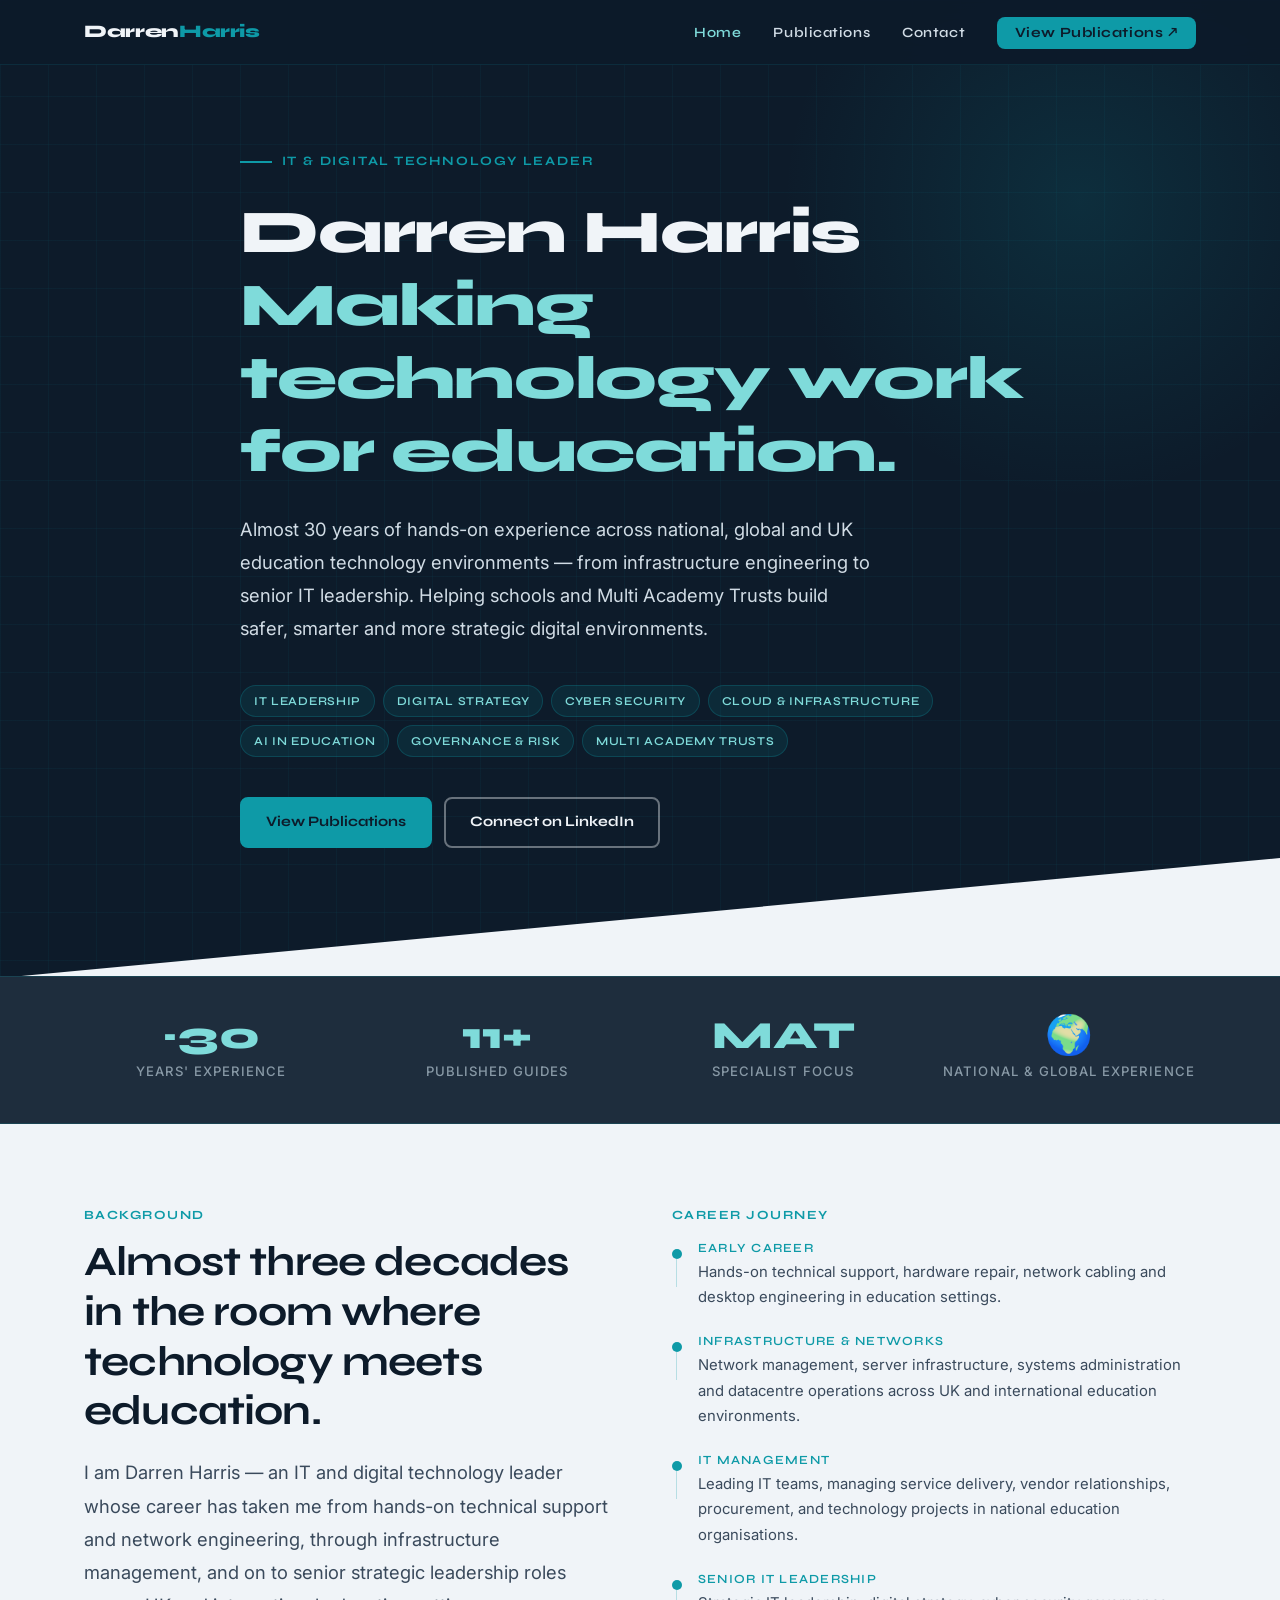
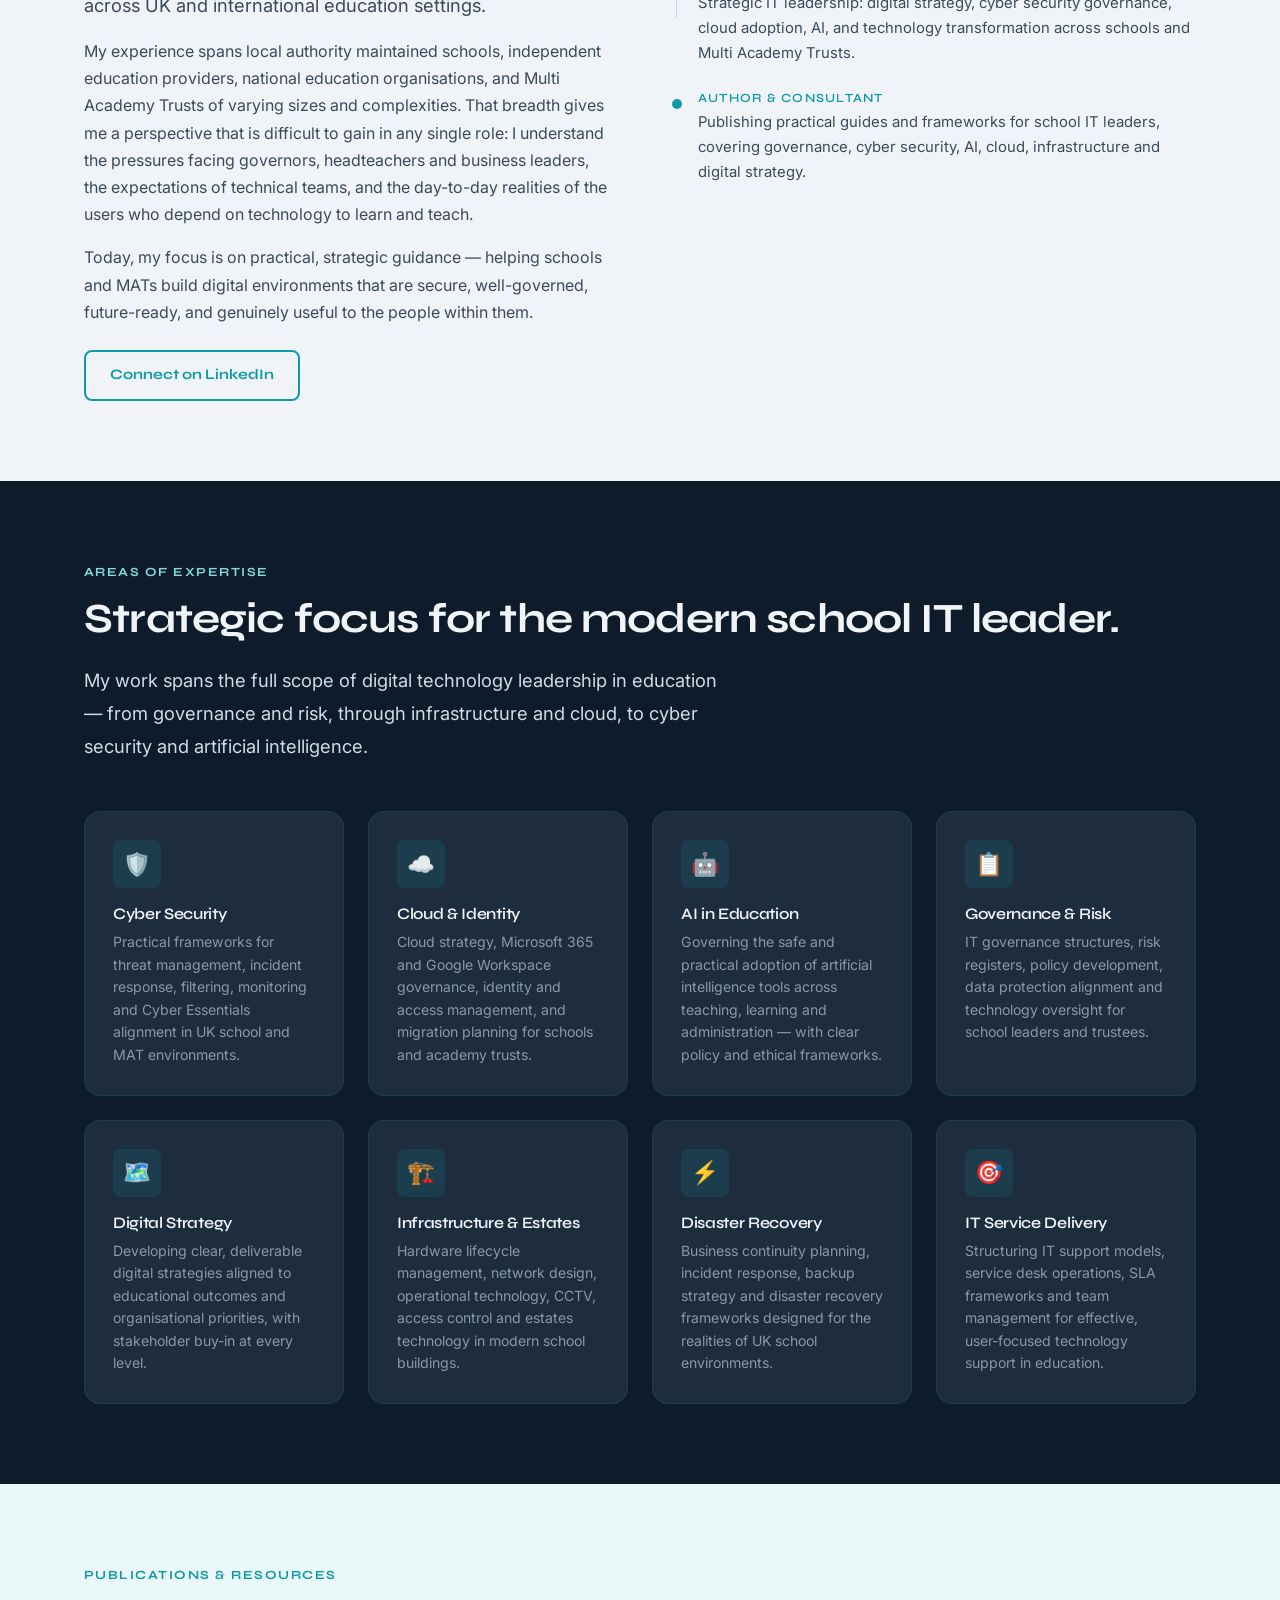
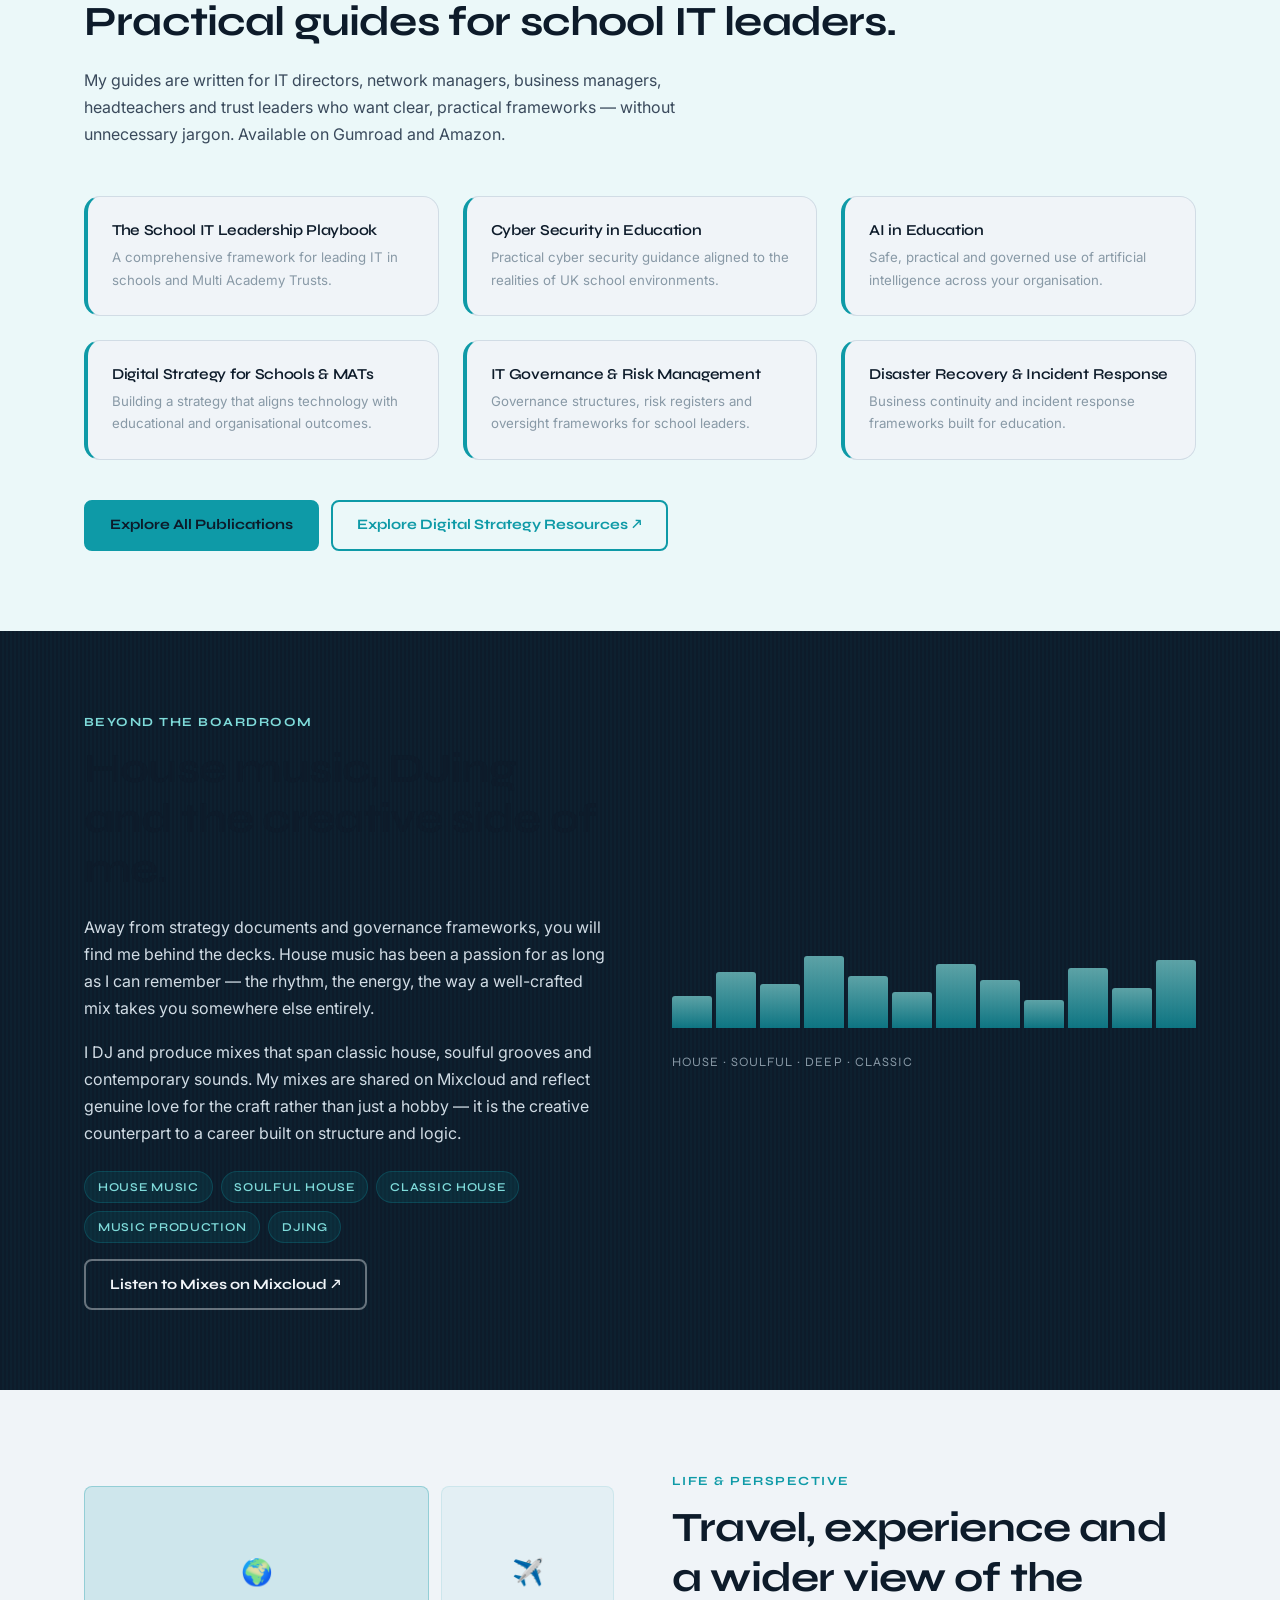
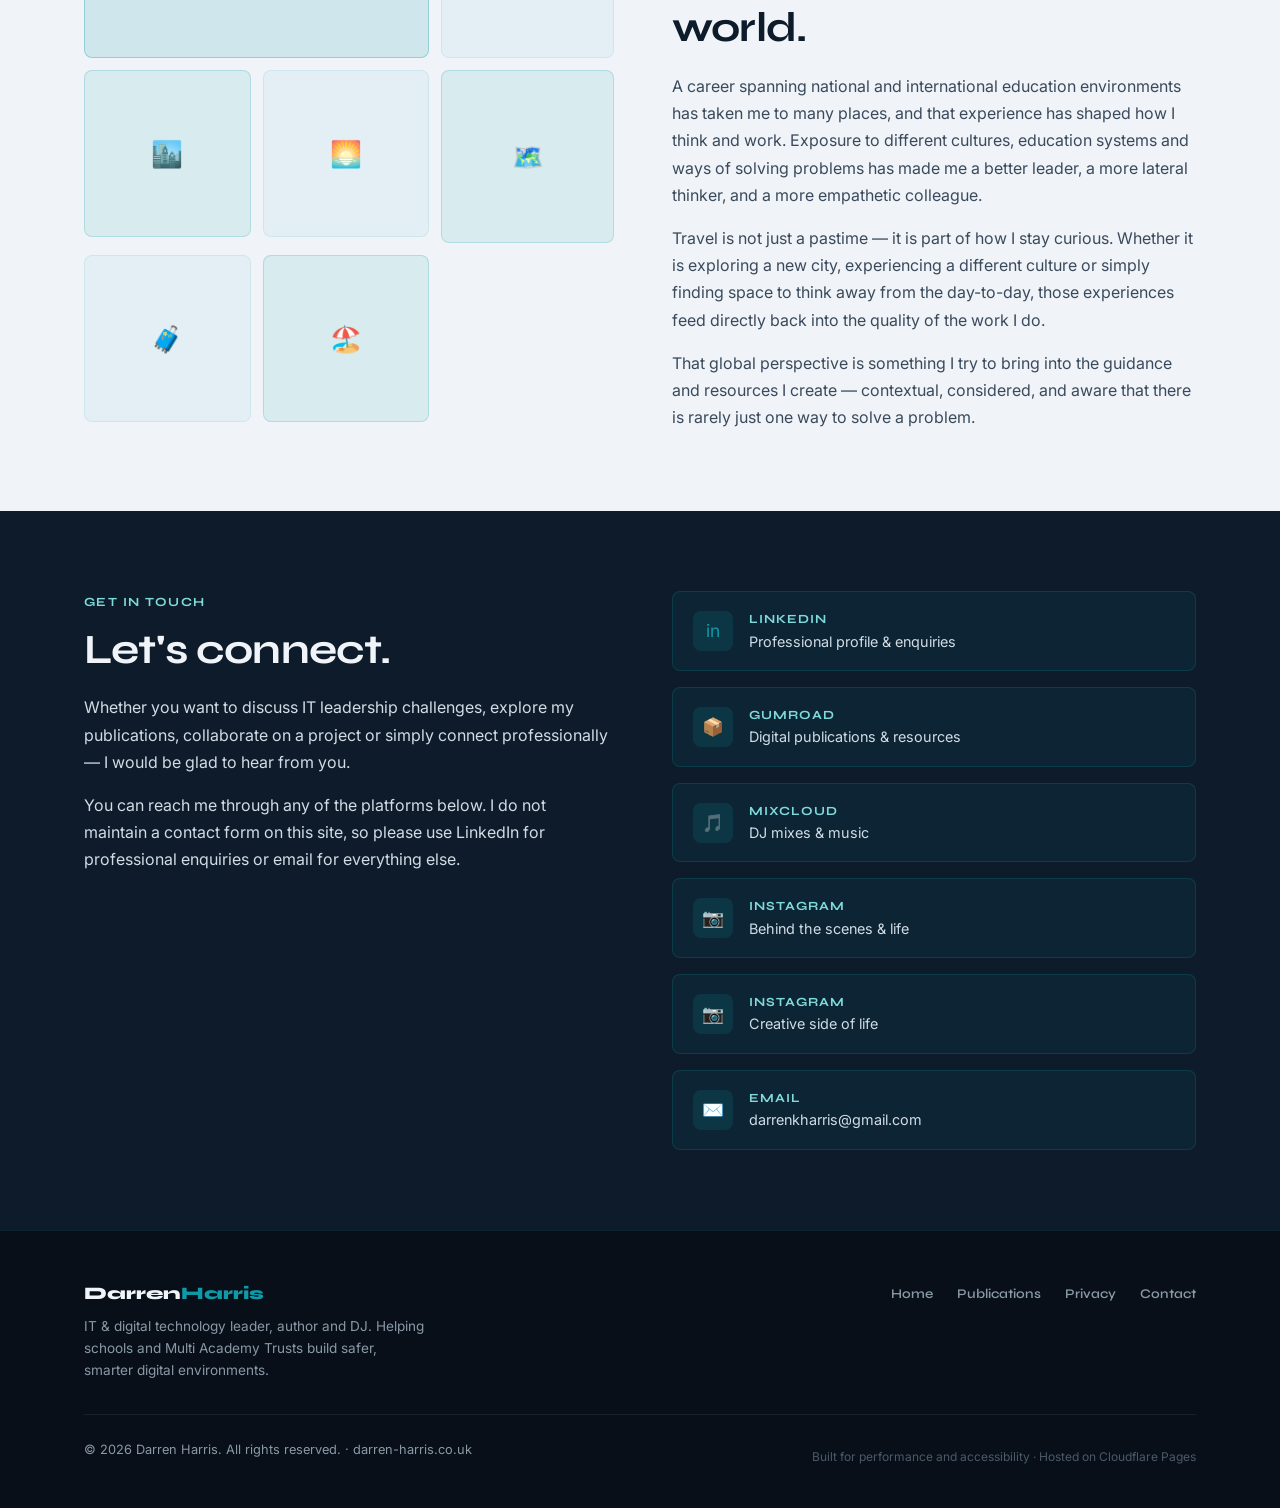
<file: index.html>
<!DOCTYPE html>
<html lang="en-GB">
<head>
  <meta charset="UTF-8">
  <meta name="viewport" content="width=device-width, initial-scale=1.0">

  <!-- ============================================================
       EDIT: Update the title, description and URL below
       ============================================================ -->
  <title>Darren Harris | IT &amp; Digital Technology Leader · Author · DJ</title>
  <meta name="description" content="Darren Harris — experienced IT and digital technology leader with almost 30 years' experience. Helping schools and Multi Academy Trusts build safer, smarter, more strategic digital environments.">
  <link rel="canonical" href="https://darren-harris.co.uk/">

  <!-- Open Graph (for social sharing) — EDIT image URL when you have a photo or banner -->
  <meta property="og:type" content="website">
  <meta property="og:url" content="https://darren-harris.co.uk/">
  <meta property="og:title" content="Darren Harris | IT &amp; Digital Technology Leader">
  <meta property="og:description" content="Over 30 years helping schools and Multi Academy Trusts build safer, smarter digital environments. Author · Consultant · DJ.">
  <meta property="og:image" content="https://darren-harris.co.uk/assets/og-image.png"><!-- EDIT: add your image -->

  <!-- Favicon — EDIT: replace with your own favicon files -->
  <link rel="icon" type="image/svg+xml" href="assets/favicon.svg">
  <link rel="icon" type="image/png" href="assets/favicon.png">

  <link rel="stylesheet" href="css/style.css">

  <!-- Reveal animation styles (simple, no library needed) -->
  <style>
    .reveal {
      opacity: 0;
      transform: translateY(24px);
      transition: opacity 0.55s ease, transform 0.55s ease;
    }
    .reveal.revealed {
      opacity: 1;
      transform: none;
    }
    @media (prefers-reduced-motion: reduce) {
      .reveal { opacity: 1; transform: none; transition: none; }
    }
  </style>
</head>

<body>

  <!-- Skip to content for keyboard/screen reader users -->
  <a class="skip-link" href="#main">Skip to main content</a>

  <!-- ── Navigation ── -->
  <nav class="site-nav" aria-label="Main navigation">
    <div class="container">
      <div class="nav-inner">
        <!-- EDIT: adjust the logo text if preferred -->
        <a href="index.html" class="nav-logo">Darren<span>Harris</span></a>

        <button class="nav-toggle" id="navToggle" aria-controls="navLinks" aria-expanded="false" aria-label="Toggle navigation">
          <span></span><span></span><span></span>
        </button>

        <ul class="nav-links" id="navLinks" role="list">
          <li><a href="index.html">Home</a></li>
          <li><a href="publications.html">Publications</a></li>
          <li><a href="#contact">Contact</a></li>
          <li><a href="https://darrenharris.gumroad.com/" target="_blank" rel="noopener" class="nav-cta">View Publications ↗</a></li>
        </ul>
      </div>
    </div>
  </nav>

  <main id="main">

    <!-- ── Hero ── -->
    <section class="hero" aria-label="Introduction">
      <div class="hero-bg" aria-hidden="true"></div>
      <div class="hero-orb" aria-hidden="true"></div>
      <div class="container">
        <div class="hero-content">
          <p class="hero-eyebrow" aria-hidden="true">IT &amp; Digital Technology Leader</p>
          <h1 class="hero-title">
            Darren Harris<br>
            <em>Making technology work for education.</em>
          </h1>
          <p class="hero-subtitle">
            Almost 30 years of hands-on experience across national, global and UK education technology environments — from infrastructure engineering to senior IT leadership. Helping schools and Multi Academy Trusts build safer, smarter and more strategic digital environments.
          </p>
          <div class="hero-tags" aria-label="Areas of expertise">
            <span class="tag">IT Leadership</span>
            <span class="tag">Digital Strategy</span>
            <span class="tag">Cyber Security</span>
            <span class="tag">Cloud &amp; Infrastructure</span>
            <span class="tag">AI in Education</span>
            <span class="tag">Governance &amp; Risk</span>
            <span class="tag">Multi Academy Trusts</span>
          </div>
          <div class="btn-group">
            <a href="publications.html" class="btn btn-primary">View Publications</a>
            <!-- EDIT: update to your LinkedIn profile URL -->
            <a href="https://www.linkedin.com/in/darrenkharris" target="_blank" rel="noopener" class="btn btn-outline">Connect on LinkedIn</a>
          </div>
        </div>
      </div>
    </section>

    <!-- ── Stats Bar ── -->
    <section class="stats-bar" aria-label="Career highlights">
      <div class="container">
        <div class="stats-grid">
          <div class="stat-item">
            <span class="stat-number">~30</span>
            <span class="stat-label">Years' Experience</span>
          </div>
          <div class="stat-item">
            <!-- EDIT: update this number as publications grow -->
            <span class="stat-number">11+</span>
            <span class="stat-label">Published Guides</span>
          </div>
          <div class="stat-item">
            <span class="stat-number">MAT</span>
            <span class="stat-label">Specialist Focus</span>
          </div>
          <div class="stat-item">
            <span class="stat-number">🌍</span>
            <span class="stat-label">National &amp; Global Experience</span>
          </div>
        </div>
      </div>
    </section>

    <!-- ── About / Career ── -->
    <section class="section" id="about" aria-labelledby="about-heading">
      <div class="container">
        <div class="about-grid">

          <div class="reveal">
            <span class="section-label">Background</span>
            <h2 class="section-title" id="about-heading">Almost three decades in the room where technology meets education.</h2>
            <p class="lead">
              I am Darren Harris — an IT and digital technology leader whose career has taken me from hands-on technical support and network engineering, through infrastructure management, and on to senior strategic leadership roles across UK and international education settings.
            </p>
            <p>
              My experience spans local authority maintained schools, independent education providers, national education organisations, and Multi Academy Trusts of varying sizes and complexities. That breadth gives me a perspective that is difficult to gain in any single role: I understand the pressures facing governors, headteachers and business leaders, the expectations of technical teams, and the day-to-day realities of the users who depend on technology to learn and teach.
            </p>
            <p>
              Today, my focus is on practical, strategic guidance — helping schools and MATs build digital environments that are secure, well-governed, future-ready, and genuinely useful to the people within them.
            </p>
            <div class="btn-group" style="margin-top:1.5rem;">
              <!-- EDIT: link to your LinkedIn -->
              <a href="https://www.linkedin.com/in/darrenkharris" target="_blank" rel="noopener" class="btn btn-outline-teal">Connect on LinkedIn</a>
            </div>
          </div>

          <div class="reveal">
            <span class="section-label">Career Journey</span>
            <div class="career-timeline">
              <div class="timeline-item">
                <div class="timeline-dot"></div>
                <div class="timeline-content">
                  <h4>Early Career</h4>
                  <p>Hands-on technical support, hardware repair, network cabling and desktop engineering in education settings.</p>
                </div>
              </div>
              <div class="timeline-item">
                <div class="timeline-dot"></div>
                <div class="timeline-content">
                  <h4>Infrastructure &amp; Networks</h4>
                  <p>Network management, server infrastructure, systems administration and datacentre operations across UK and international education environments.</p>
                </div>
              </div>
              <div class="timeline-item">
                <div class="timeline-dot"></div>
                <div class="timeline-content">
                  <h4>IT Management</h4>
                  <p>Leading IT teams, managing service delivery, vendor relationships, procurement, and technology projects in national education organisations.</p>
                </div>
              </div>
              <div class="timeline-item">
                <div class="timeline-dot"></div>
                <div class="timeline-content">
                  <h4>Senior IT Leadership</h4>
                  <p>Strategic IT leadership: digital strategy, cyber security governance, cloud adoption, AI, and technology transformation across schools and Multi Academy Trusts.</p>
                </div>
              </div>
              <div class="timeline-item">
                <div class="timeline-dot"></div>
                <div class="timeline-content">
                  <h4>Author &amp; Consultant</h4>
                  <p>Publishing practical guides and frameworks for school IT leaders, covering governance, cyber security, AI, cloud, infrastructure and digital strategy.</p>
                </div>
              </div>
            </div>
          </div>

        </div>
      </div>
    </section>

    <!-- ── Expertise ── -->
    <section class="section section--dark" id="expertise" aria-labelledby="expertise-heading">
      <div class="container">
        <span class="section-label section-label--light reveal">Areas of Expertise</span>
        <h2 class="section-title reveal" id="expertise-heading">Strategic focus for the modern school IT leader.</h2>
        <p class="section-intro lead reveal" style="color:var(--grey-light);">
          My work spans the full scope of digital technology leadership in education — from governance and risk, through infrastructure and cloud, to cyber security and artificial intelligence.
        </p>

        <div class="expertise-grid">

          <div class="expertise-card reveal">
            <div class="expertise-icon" aria-hidden="true">🛡️</div>
            <h3>Cyber Security</h3>
            <p>Practical frameworks for threat management, incident response, filtering, monitoring and Cyber Essentials alignment in UK school and MAT environments.</p>
          </div>

          <div class="expertise-card reveal">
            <div class="expertise-icon" aria-hidden="true">☁️</div>
            <h3>Cloud &amp; Identity</h3>
            <p>Cloud strategy, Microsoft 365 and Google Workspace governance, identity and access management, and migration planning for schools and academy trusts.</p>
          </div>

          <div class="expertise-card reveal">
            <div class="expertise-icon" aria-hidden="true">🤖</div>
            <h3>AI in Education</h3>
            <p>Governing the safe and practical adoption of artificial intelligence tools across teaching, learning and administration — with clear policy and ethical frameworks.</p>
          </div>

          <div class="expertise-card reveal">
            <div class="expertise-icon" aria-hidden="true">📋</div>
            <h3>Governance &amp; Risk</h3>
            <p>IT governance structures, risk registers, policy development, data protection alignment and technology oversight for school leaders and trustees.</p>
          </div>

          <div class="expertise-card reveal">
            <div class="expertise-icon" aria-hidden="true">🗺️</div>
            <h3>Digital Strategy</h3>
            <p>Developing clear, deliverable digital strategies aligned to educational outcomes and organisational priorities, with stakeholder buy-in at every level.</p>
          </div>

          <div class="expertise-card reveal">
            <div class="expertise-icon" aria-hidden="true">🏗️</div>
            <h3>Infrastructure &amp; Estates</h3>
            <p>Hardware lifecycle management, network design, operational technology, CCTV, access control and estates technology in modern school buildings.</p>
          </div>

          <div class="expertise-card reveal">
            <div class="expertise-icon" aria-hidden="true">⚡</div>
            <h3>Disaster Recovery</h3>
            <p>Business continuity planning, incident response, backup strategy and disaster recovery frameworks designed for the realities of UK school environments.</p>
          </div>

          <div class="expertise-card reveal">
            <div class="expertise-icon" aria-hidden="true">🎯</div>
            <h3>IT Service Delivery</h3>
            <p>Structuring IT support models, service desk operations, SLA frameworks and team management for effective, user-focused technology support in education.</p>
          </div>

        </div>
      </div>
    </section>

    <!-- ── Publications Preview ── -->
    <section class="section section--teal-tint" id="publications-preview" aria-labelledby="pubs-heading">
      <div class="container">
        <span class="section-label reveal">Publications &amp; Resources</span>
        <h2 class="section-title reveal" id="pubs-heading">Practical guides for school IT leaders.</h2>
        <p class="section-intro reveal">
          My guides are written for IT directors, network managers, business managers, headteachers and trust leaders who want clear, practical frameworks — without unnecessary jargon. Available on Gumroad and Amazon.
        </p>

        <div class="pubs-preview-grid">
          <div class="pub-card-mini reveal">
            <h3>The School IT Leadership Playbook</h3>
            <p>A comprehensive framework for leading IT in schools and Multi Academy Trusts.</p>
          </div>
          <div class="pub-card-mini reveal">
            <h3>Cyber Security in Education</h3>
            <p>Practical cyber security guidance aligned to the realities of UK school environments.</p>
          </div>
          <div class="pub-card-mini reveal">
            <h3>AI in Education</h3>
            <p>Safe, practical and governed use of artificial intelligence across your organisation.</p>
          </div>
          <div class="pub-card-mini reveal">
            <h3>Digital Strategy for Schools &amp; MATs</h3>
            <p>Building a strategy that aligns technology with educational and organisational outcomes.</p>
          </div>
          <div class="pub-card-mini reveal">
            <h3>IT Governance &amp; Risk Management</h3>
            <p>Governance structures, risk registers and oversight frameworks for school leaders.</p>
          </div>
          <div class="pub-card-mini reveal">
            <h3>Disaster Recovery &amp; Incident Response</h3>
            <p>Business continuity and incident response frameworks built for education.</p>
          </div>
        </div>

        <div class="btn-group reveal">
          <a href="publications.html" class="btn btn-primary">Explore All Publications</a>
          <!-- EDIT: update to your Gumroad store URL -->
          <a href="https://darrenharris.gumroad.com/" target="_blank" rel="noopener" class="btn btn-outline-teal">Explore Digital Strategy Resources ↗</a>
        </div>
      </div>
    </section>

    <!-- ── Music / DJing ── -->
    <section class="section music-section" id="music" aria-labelledby="music-heading">
      <div class="music-bg" aria-hidden="true"></div>
      <div class="container">
        <div class="music-content">

          <div class="reveal">
            <span class="section-label section-label--light">Beyond the Boardroom</span>
            <h2 class="section-title" id="music-heading">House music, DJing and the creative side of me.</h2>
            <p style="color:var(--grey-light); margin-bottom:1rem;">
              Away from strategy documents and governance frameworks, you will find me behind the decks. House music has been a passion for as long as I can remember — the rhythm, the energy, the way a well-crafted mix takes you somewhere else entirely.
            </p>
            <p style="color:var(--grey-light); margin-bottom:1.5rem;">
              I DJ and produce mixes that span classic house, soulful grooves and contemporary sounds. My mixes are shared on Mixcloud and reflect genuine love for the craft rather than just a hobby — it is the creative counterpart to a career built on structure and logic.
            </p>
            <div class="music-genre-tags">
              <span class="tag">House Music</span>
              <span class="tag">Soulful House</span>
              <span class="tag">Classic House</span>
              <span class="tag">Music Production</span>
              <span class="tag">DJing</span>
            </div>
            <!-- EDIT: update to your Mixcloud profile URL -->
            <a href="https://www.mixcloud.com/xander75_dj" target="_blank" rel="noopener" class="btn btn-outline">Listen to Mixes on Mixcloud ↗</a>
          </div>

          <div class="music-visual reveal" aria-hidden="true">
            <div class="eq-bars">
              <div class="eq-bar"></div><div class="eq-bar"></div>
              <div class="eq-bar"></div><div class="eq-bar"></div>
              <div class="eq-bar"></div><div class="eq-bar"></div>
              <div class="eq-bar"></div><div class="eq-bar"></div>
              <div class="eq-bar"></div><div class="eq-bar"></div>
              <div class="eq-bar"></div><div class="eq-bar"></div>
            </div>
            <p style="color:var(--grey); font-size:0.8rem; margin-top:0.75rem; font-family:var(--font-display); letter-spacing:0.08em; text-transform:uppercase;">
              House · Soulful · Deep · Classic
            </p>
          </div>

        </div>
      </div>
    </section>

    <!-- ── Travel ── -->
    <section class="section" id="travel" aria-labelledby="travel-heading">
      <div class="container">
        <div class="travel-content">

          <div class="travel-abstract reveal" aria-hidden="true">
            <div class="travel-block featured">🌍</div>
            <div class="travel-block">✈️</div>
            <div class="travel-block">🏙️</div>
            <div class="travel-block">🌅</div>
            <div class="travel-block">🗺️</div>
            <div class="travel-block">🧳</div>
            <div class="travel-block">🏖️</div>
          </div>

          <div class="reveal">
            <span class="section-label">Life &amp; Perspective</span>
            <h2 class="section-title" id="travel-heading">Travel, experience and a wider view of the world.</h2>
            <p>
              A career spanning national and international education environments has taken me to many places, and that experience has shaped how I think and work. Exposure to different cultures, education systems and ways of solving problems has made me a better leader, a more lateral thinker, and a more empathetic colleague.
            </p>
            <p>
              Travel is not just a pastime — it is part of how I stay curious. Whether it is exploring a new city, experiencing a different culture or simply finding space to think away from the day-to-day, those experiences feed directly back into the quality of the work I do.
            </p>
            <p>
              That global perspective is something I try to bring into the guidance and resources I create — contextual, considered, and aware that there is rarely just one way to solve a problem.
            </p>
          </div>

        </div>
      </div>
    </section>

    <!-- ── Contact ── -->
    <section class="section section--dark" id="contact" aria-labelledby="contact-heading">
      <div class="container">
        <div class="contact-grid">

          <div class="reveal">
            <span class="section-label section-label--light">Get in Touch</span>
            <h2 class="section-title" id="contact-heading">Let's connect.</h2>
            <p style="color:var(--grey-light);">
              Whether you want to discuss IT leadership challenges, explore my publications, collaborate on a project or simply connect professionally — I would be glad to hear from you.
            </p>
            <p style="color:var(--grey-light);">
              You can reach me through any of the platforms below. I do not maintain a contact form on this site, so please use LinkedIn for professional enquiries or email for everything else.
            </p>
          </div>

          <div class="reveal">
            <div class="contact-links">

              <!-- EDIT: replace YOURUSERNAME / your@email.com with real values throughout -->

              <a href="https://www.linkedin.com/in/darrenkharris" target="_blank" rel="noopener" class="contact-link-item">
                <div class="contact-link-icon" aria-hidden="true">in</div>
                <div class="contact-link-text">
                  <span class="contact-link-label">LinkedIn</span>
                  <span class="contact-link-value">Professional profile &amp; enquiries</span>
                </div>
              </a>

              <a href="https://darrenharris.gumroad.com/" target="_blank" rel="noopener" class="contact-link-item">
                <div class="contact-link-icon" aria-hidden="true">📦</div>
                <div class="contact-link-text">
                  <span class="contact-link-label">Gumroad</span>
                  <span class="contact-link-value">Digital publications &amp; resources</span>
                </div>
              </a>

              <a href="https://www.mixcloud.com/xander75_dj" target="_blank" rel="noopener" class="contact-link-item">
                <div class="contact-link-icon" aria-hidden="true">🎵</div>
                <div class="contact-link-text">
                  <span class="contact-link-label">Mixcloud</span>
                  <span class="contact-link-value">DJ mixes &amp; music</span>
                </div>
              </a>

              <a href="https://www.instagram.com/darrenkharris" target="_blank" rel="noopener" class="contact-link-item">
                <div class="contact-link-icon" aria-hidden="true">📷</div>
                <div class="contact-link-text">
                  <span class="contact-link-label">Instagram</span>
                  <span class="contact-link-value">Behind the scenes &amp; life</span>
                </div>
              </a>

	<a href="https://www.instagram.com/xander75_dj" target="_blank" rel="noopener" class="contact-link-item">
                <div class="contact-link-icon" aria-hidden="true">📷</div>
                <div class="contact-link-text">
                  <span class="contact-link-label">Instagram</span>
                  <span class="contact-link-value">Creative side of life</span>
                </div>
              </a>

              <a href="mailto:darrenkharris@gmail.com" class="contact-link-item">
                <div class="contact-link-icon" aria-hidden="true">✉️</div>
                <div class="contact-link-text">
                  <span class="contact-link-label">Email</span>
                  <!-- EDIT: replace with your real email address -->
                  <span class="contact-link-value">darrenkharris@gmail.com</span>
                </div>
              </a>

            </div>
          </div>

        </div>
      </div>
    </section>

  </main>

  <!-- ── Footer ── -->
  <footer class="site-footer" aria-label="Site footer">
    <div class="container">
      <div class="footer-inner">
        <div>
          <div class="footer-brand">Darren<span>Harris</span></div>
          <p class="footer-desc">IT &amp; digital technology leader, author and DJ. Helping schools and Multi Academy Trusts build safer, smarter digital environments.</p>
        </div>
        <ul class="footer-links" role="list">
          <li><a href="index.html">Home</a></li>
          <li><a href="publications.html">Publications</a></li>
          <li><a href="privacy.html">Privacy</a></li>
          <li><a href="#contact">Contact</a></li>
        </ul>
      </div>
      <div class="footer-bottom">
        <p class="footer-copy">&copy; <span id="year"></span> Darren Harris. All rights reserved. · <a href="https://darren-harris.co.uk/" style="color:var(--grey);">darren-harris.co.uk</a></p>
        <p class="footer-copy" style="color:#4a5a6a; font-size:0.75rem;">Built for performance and accessibility · Hosted on Cloudflare Pages</p>
      </div>
    </div>
  </footer>

  <script src="js/main.js"></script>
</body>
</html>
</file>
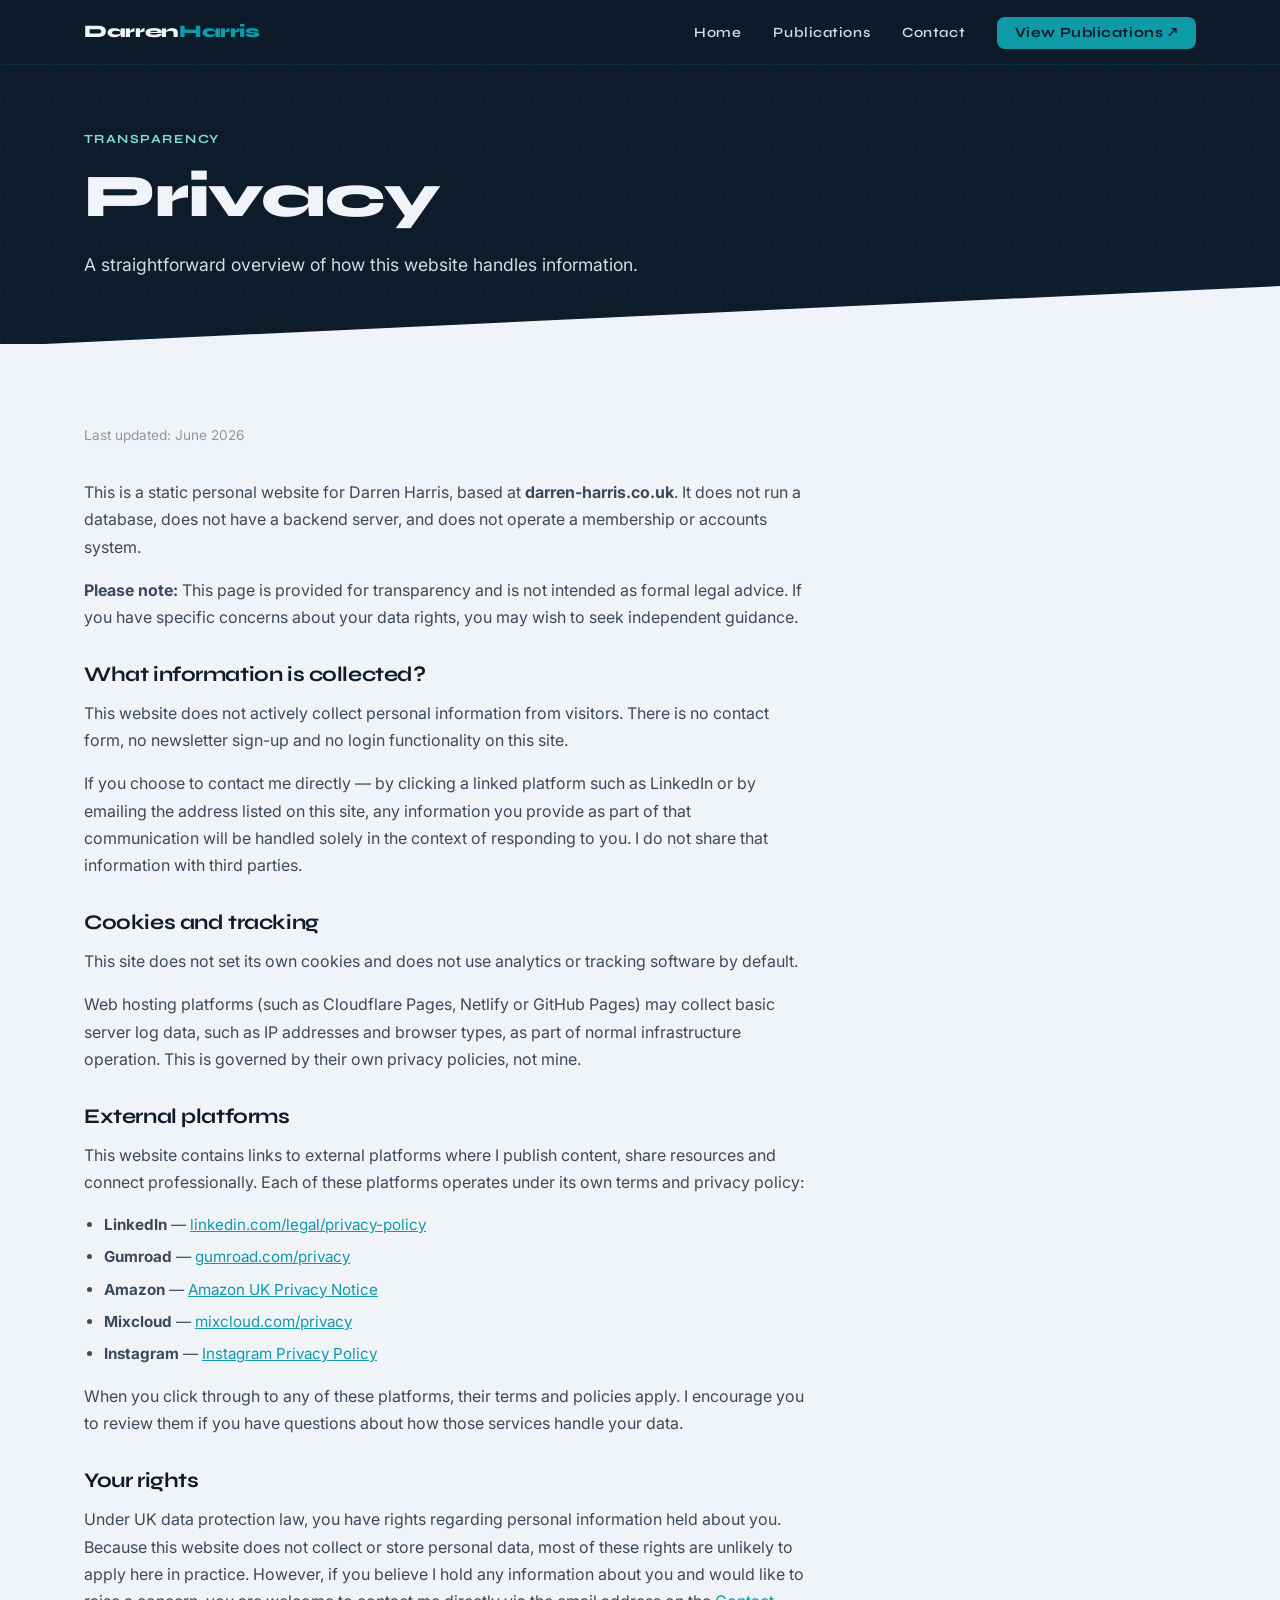
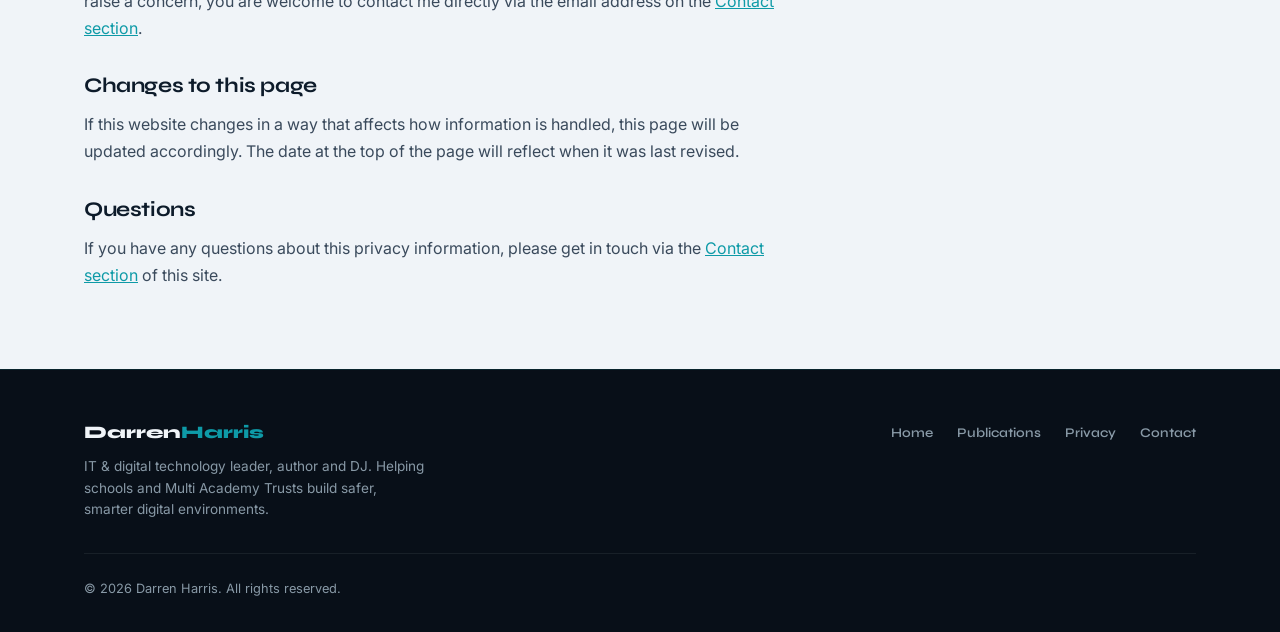
<file: privacy.html>
<!DOCTYPE html>
<html lang="en-GB">
<head>
  <meta charset="UTF-8">
  <meta name="viewport" content="width=device-width, initial-scale=1.0">

  <title>Privacy | Darren Harris</title>
  <meta name="description" content="Privacy information for darren-harris.co.uk — a static personal website.">
  <link rel="canonical" href="https://darren-harris.co.uk/privacy.html">

  <!-- Prevent indexing of privacy page in search engines (optional — remove if preferred) -->
  <meta name="robots" content="noindex">

  <link rel="icon" type="image/svg+xml" href="assets/favicon.svg">
  <link rel="icon" type="image/png" href="assets/favicon.png">
  <link rel="stylesheet" href="css/style.css">
</head>

<body>

  <a class="skip-link" href="#main">Skip to main content</a>

  <!-- ── Navigation ── -->
  <nav class="site-nav" aria-label="Main navigation">
    <div class="container">
      <div class="nav-inner">
        <a href="index.html" class="nav-logo">Darren<span>Harris</span></a>

        <button class="nav-toggle" id="navToggle" aria-controls="navLinks" aria-expanded="false" aria-label="Toggle navigation">
          <span></span><span></span><span></span>
        </button>

        <ul class="nav-links" id="navLinks" role="list">
          <li><a href="index.html">Home</a></li>
          <li><a href="publications.html">Publications</a></li>
          <li><a href="index.html#contact">Contact</a></li>
          <li><a href="https://darrenharris.gumroad.com/" target="_blank" rel="noopener" class="nav-cta">View Publications ↗</a></li>
        </ul>
      </div>
    </div>
  </nav>

  <main id="main">

    <!-- ── Page Hero ── -->
    <header class="page-hero" aria-labelledby="page-title">
      <div class="page-hero-bg" aria-hidden="true"></div>
      <div class="container">
        <div class="page-hero-content">
          <span class="section-label section-label--light">Transparency</span>
          <h1 id="page-title">Privacy</h1>
          <p>A straightforward overview of how this website handles information.</p>
        </div>
      </div>
    </header>

    <!-- ── Privacy Content ── -->
    <section class="section" aria-labelledby="privacy-heading">
      <div class="container">
        <div class="prose">

          <p style="color:var(--grey); font-size:0.85rem; margin-bottom:2rem;">
            <!-- EDIT: update this date when you publish or revise the page -->
            Last updated: June 2026
          </p>

          <p>
            This is a static personal website for Darren Harris, based at <strong>darren-harris.co.uk</strong>. It does not run a database, does not have a backend server, and does not operate a membership or accounts system.
          </p>

          <p>
            <strong>Please note:</strong> This page is provided for transparency and is not intended as formal legal advice. If you have specific concerns about your data rights, you may wish to seek independent guidance.
          </p>

          <h2>What information is collected?</h2>
          <p>
            This website does not actively collect personal information from visitors. There is no contact form, no newsletter sign-up and no login functionality on this site.
          </p>
          <p>
            If you choose to contact me directly — by clicking a linked platform such as LinkedIn or by emailing the address listed on this site, any information you provide as part of that communication will be handled solely in the context of responding to you. I do not share that information with third parties.
          </p>

          <h2>Cookies and tracking</h2>
          <p>
            This site does not set its own cookies and does not use analytics or tracking software by default.
          </p>
          <p>
            Web hosting platforms (such as Cloudflare Pages, Netlify or GitHub Pages) may collect basic server log data, such as IP addresses and browser types, as part of normal infrastructure operation. This is governed by their own privacy policies, not mine.
          </p>

          <h2>External platforms</h2>
          <p>
            This website contains links to external platforms where I publish content, share resources and connect professionally. Each of these platforms operates under its own terms and privacy policy:
          </p>
          <ul>
            <li><strong>LinkedIn</strong> — <a href="https://www.linkedin.com/legal/privacy-policy" target="_blank" rel="noopener">linkedin.com/legal/privacy-policy</a></li>
            <li><strong>Gumroad</strong> — <a href="https://gumroad.com/privacy" target="_blank" rel="noopener">gumroad.com/privacy</a></li>
            <li><strong>Amazon</strong> — <a href="https://www.amazon.co.uk/gp/help/customer/display.html?nodeId=201909010" target="_blank" rel="noopener">Amazon UK Privacy Notice</a></li>
            <li><strong>Mixcloud</strong> — <a href="https://www.mixcloud.com/privacy/" target="_blank" rel="noopener">mixcloud.com/privacy</a></li>
            <li><strong>Instagram</strong> — <a href="https://privacycenter.instagram.com/policy" target="_blank" rel="noopener">Instagram Privacy Policy</a></li>
          </ul>
          <p>
            When you click through to any of these platforms, their terms and policies apply. I encourage you to review them if you have questions about how those services handle your data.
          </p>

          <h2>Your rights</h2>
          <p>
            Under UK data protection law, you have rights regarding personal information held about you. Because this website does not collect or store personal data, most of these rights are unlikely to apply here in practice. However, if you believe I hold any information about you and would like to raise a concern, you are welcome to contact me directly via the email address on the <a href="index.html#contact">Contact section</a>.
          </p>

          <h2>Changes to this page</h2>
          <p>
            If this website changes in a way that affects how information is handled, this page will be updated accordingly. The date at the top of the page will reflect when it was last revised.
          </p>

          <h2>Questions</h2>
          <p>
            If you have any questions about this privacy information, please get in touch via the <a href="index.html#contact">Contact section</a> of this site.
          </p>

        </div>
      </div>
    </section>

  </main>

  <!-- ── Footer ── -->
  <footer class="site-footer" aria-label="Site footer">
    <div class="container">
      <div class="footer-inner">
        <div>
          <div class="footer-brand">Darren<span>Harris</span></div>
          <p class="footer-desc">IT &amp; digital technology leader, author and DJ. Helping schools and Multi Academy Trusts build safer, smarter digital environments.</p>
        </div>
        <ul class="footer-links" role="list">
          <li><a href="index.html">Home</a></li>
          <li><a href="publications.html">Publications</a></li>
          <li><a href="privacy.html">Privacy</a></li>
          <li><a href="index.html#contact">Contact</a></li>
        </ul>
      </div>
      <div class="footer-bottom">
        <p class="footer-copy">&copy; <span id="year"></span> Darren Harris. All rights reserved.</p>
      </div>
    </div>
  </footer>

  <script src="js/main.js"></script>
</body>
</html>
</file>
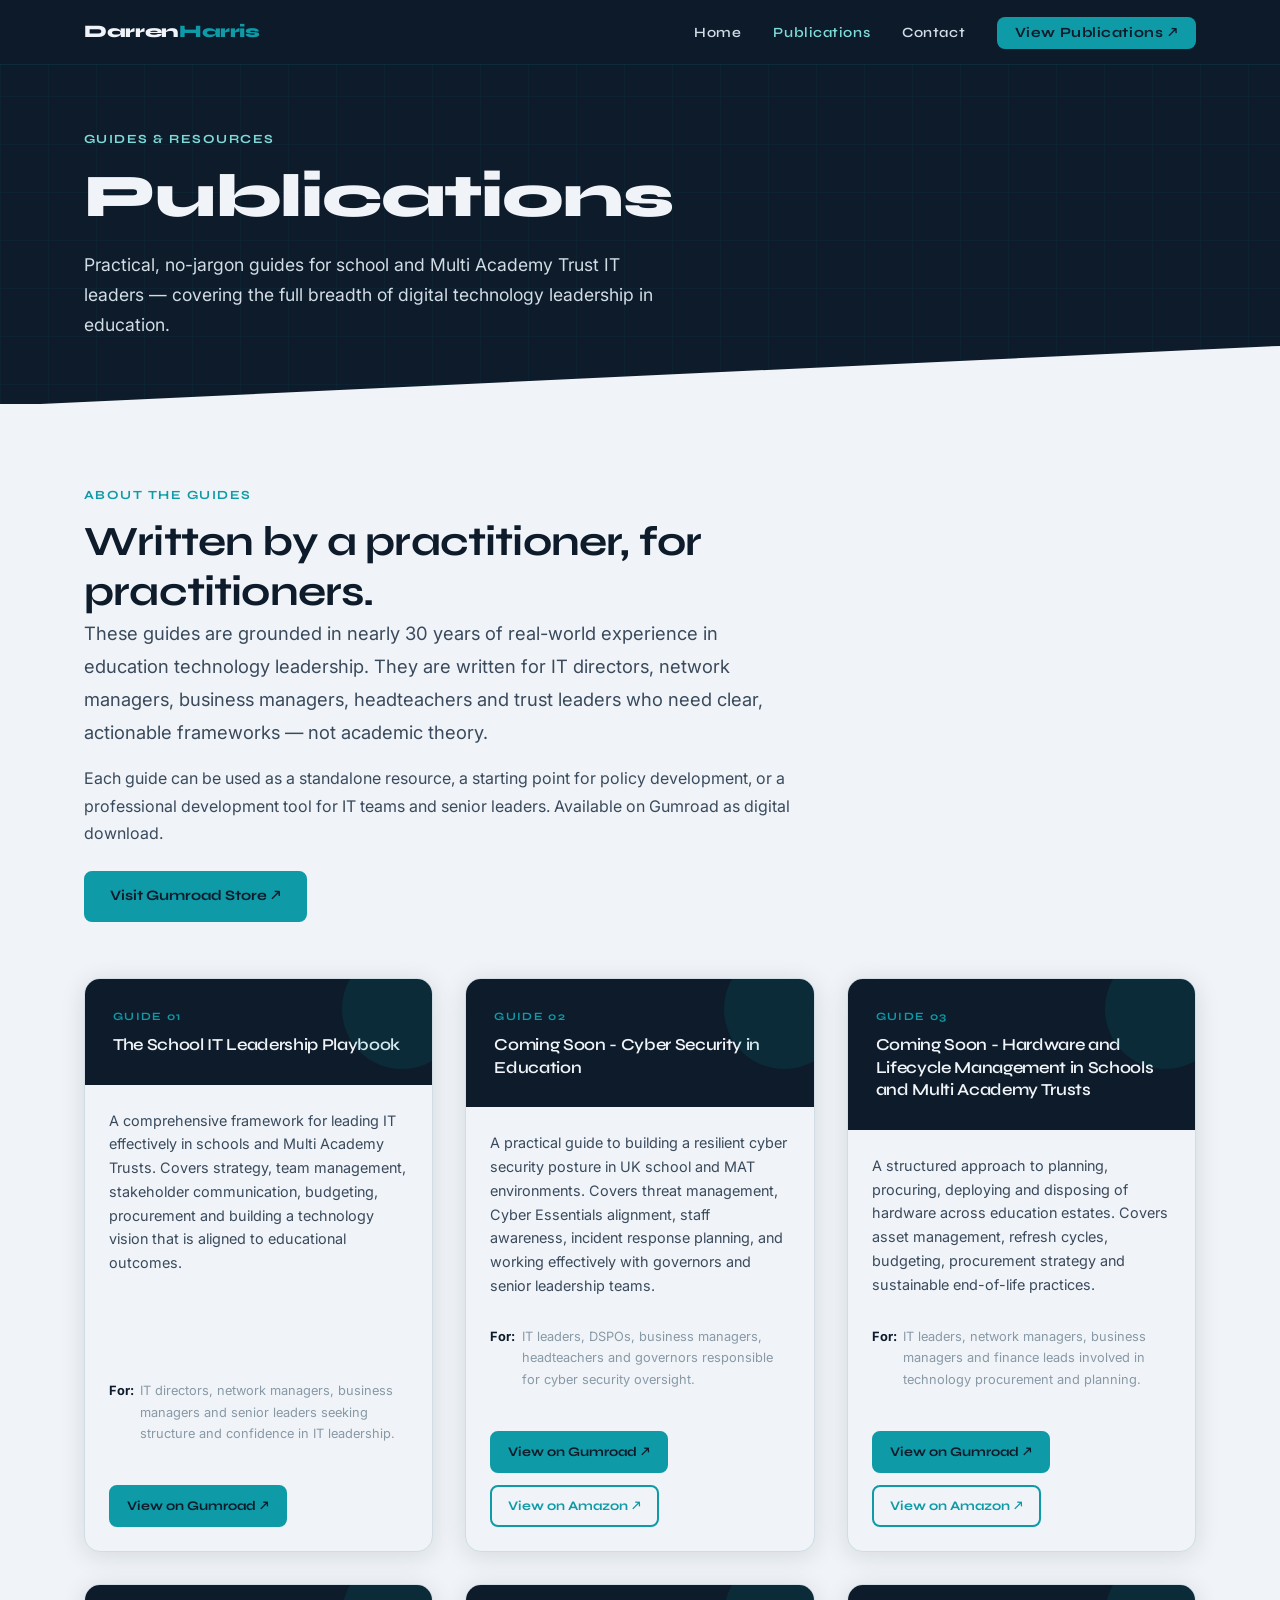
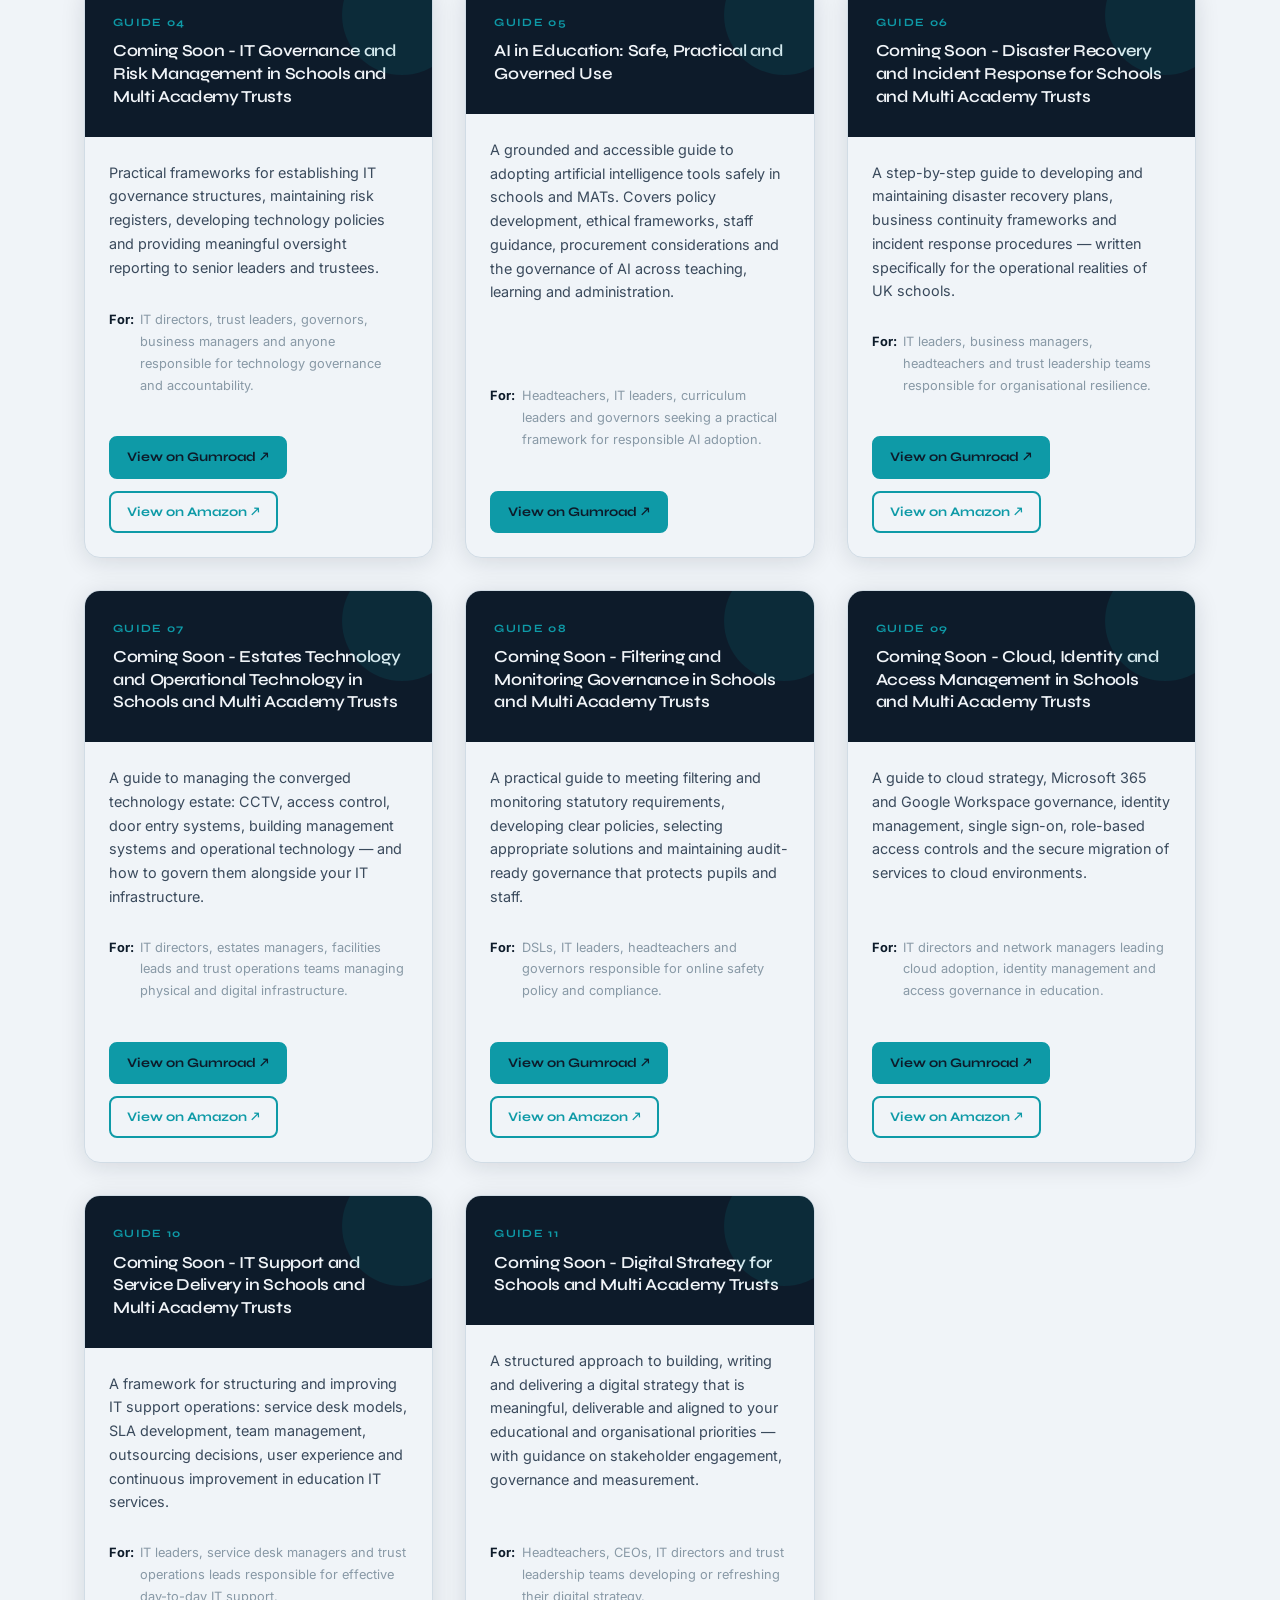
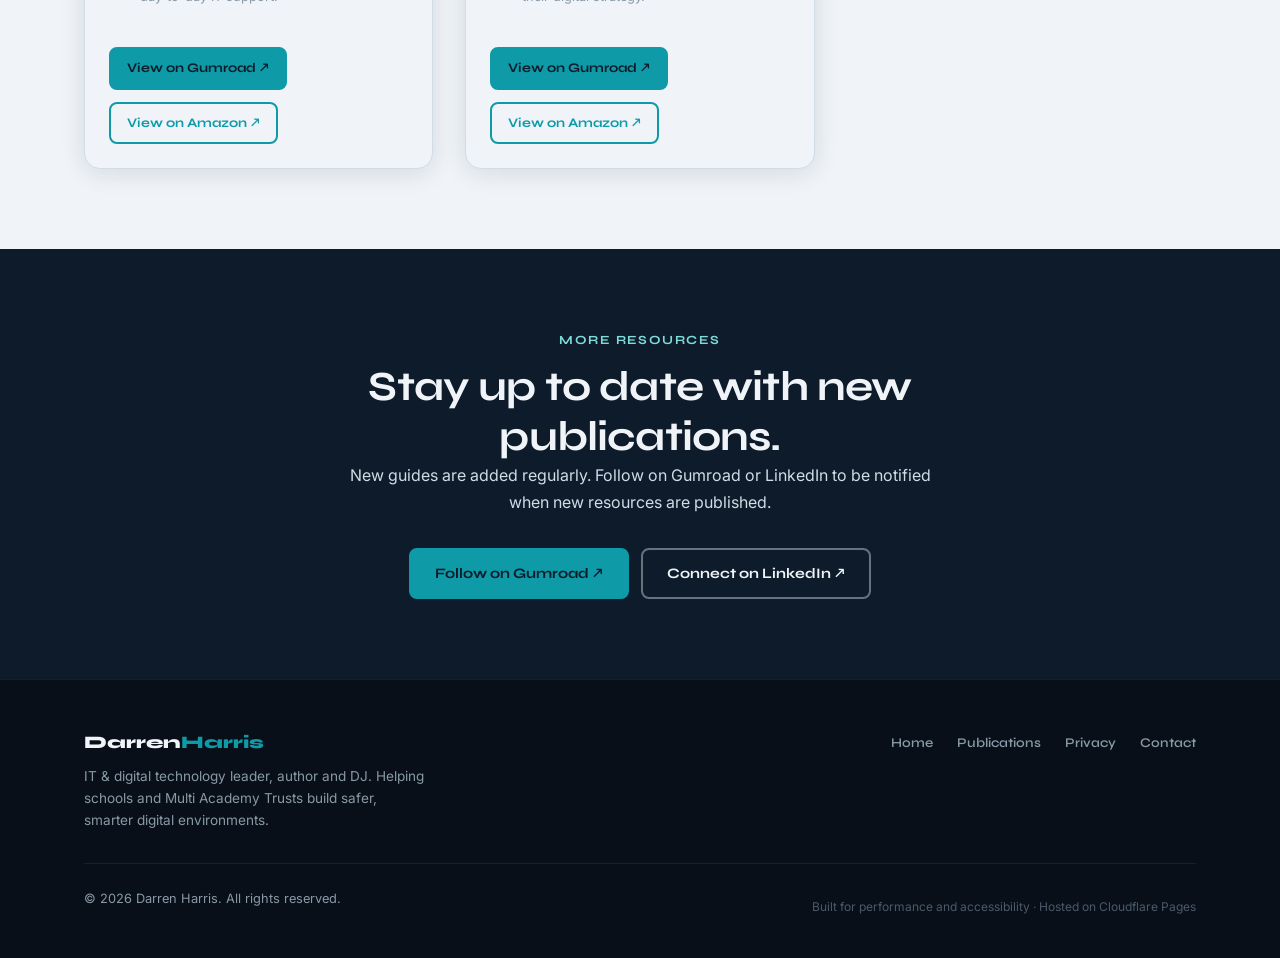
<file: publications.html>
<!DOCTYPE html>
<html lang="en-GB">
<head>
  <meta charset="UTF-8">
  <meta name="viewport" content="width=device-width, initial-scale=1.0">

  <!-- EDIT: update canonical URL if domain changes -->
  <title>Publications | Darren Harris — School IT Leadership Guides</title>
  <meta name="description" content="Practical IT leadership guides for school and Multi Academy Trust leaders. Covering digital strategy, cyber security, AI, governance, cloud, infrastructure, disaster recovery and more.">
  <link rel="canonical" href="https://darren-harris.co.uk/publications.html">

  <meta property="og:type" content="website">
  <meta property="og:url" content="https://darren-harris.co.uk/publications.html">
  <meta property="og:title" content="Publications — Darren Harris">
  <meta property="og:description" content="Practical guides for school and Multi Academy Trust IT leaders. Available on Gumroad and Amazon.">
  <meta property="og:image" content="https://darren-harris.co.uk/assets/og-image.png"><!-- EDIT: add your image -->

  <link rel="icon" type="image/svg+xml" href="assets/favicon.svg">
  <link rel="icon" type="image/png" href="assets/favicon.png">
  <link rel="stylesheet" href="css/style.css">

  <style>
    .reveal {
      opacity: 0;
      transform: translateY(24px);
      transition: opacity 0.55s ease, transform 0.55s ease;
    }
    .reveal.revealed {
      opacity: 1;
      transform: none;
    }
    @media (prefers-reduced-motion: reduce) {
      .reveal { opacity: 1; transform: none; transition: none; }
    }
  </style>
</head>

<body>

  <a class="skip-link" href="#main">Skip to main content</a>

  <!-- ── Navigation ── -->
  <nav class="site-nav" aria-label="Main navigation">
    <div class="container">
      <div class="nav-inner">
        <a href="index.html" class="nav-logo">Darren<span>Harris</span></a>

        <button class="nav-toggle" id="navToggle" aria-controls="navLinks" aria-expanded="false" aria-label="Toggle navigation">
          <span></span><span></span><span></span>
        </button>

        <ul class="nav-links" id="navLinks" role="list">
          <li><a href="index.html">Home</a></li>
          <li><a href="publications.html">Publications</a></li>
          <li><a href="index.html#contact">Contact</a></li>
          <!-- EDIT: update href to your Gumroad store URL -->
          <li><a href="https://darrenharris.gumroad.com/" target="_blank" rel="noopener" class="nav-cta">View Publications ↗</a></li>
        </ul>
      </div>
    </div>
  </nav>

  <main id="main">

    <!-- ── Page Hero ── -->
    <header class="page-hero" aria-labelledby="page-title">
      <div class="page-hero-bg" aria-hidden="true"></div>
      <div class="container">
        <div class="page-hero-content">
          <span class="section-label section-label--light">Guides &amp; Resources</span>
          <h1 id="page-title">Publications</h1>
          <p>Practical, no-jargon guides for school and Multi Academy Trust IT leaders — covering the full breadth of digital technology leadership in education.</p>
        </div>
      </div>
    </header>

    <!-- ── Intro ── -->
    <section class="section" aria-labelledby="pubs-intro-heading">
      <div class="container">
        <div class="pubs-intro reveal">
          <span class="section-label">About the Guides</span>
          <h2 id="pubs-intro-heading">Written by a practitioner, for practitioners.</h2>
          <p class="lead">
            These guides are grounded in nearly 30 years of real-world experience in education technology leadership. They are written for IT directors, network managers, business managers, headteachers and trust leaders who need clear, actionable frameworks — not academic theory.
          </p>
          <p>
            Each guide can be used as a standalone resource, a starting point for policy development, or a professional development tool for IT teams and senior leaders. Available on Gumroad as digital download.
          </p>
          <div class="btn-group" style="margin-top:1.5rem;">
            <!-- EDIT: update these URLs -->
            <a href="https://darrenharris.gumroad.com" target="_blank" rel="noopener" class="btn btn-primary">Visit Gumroad Store ↗</a>
          </div>
        </div>

        <!-- ── Publications Grid ── -->
        <div class="pubs-grid">

          <!-- ── Publication 1 ── -->
          <article class="pub-card reveal" aria-labelledby="pub1-title">
            <div class="pub-card-header">
              <div class="pub-number">Guide 01</div>
              <h3 id="pub1-title">The School IT Leadership Playbook</h3>
            </div>
            <div class="pub-card-body">
              <p class="pub-description">
                A comprehensive framework for leading IT effectively in schools and Multi Academy Trusts. Covers strategy, team management, stakeholder communication, budgeting, procurement and building a technology vision that is aligned to educational outcomes.
              </p>
              <p class="pub-audience">
                <strong>For:</strong> IT directors, network managers, business managers and senior leaders seeking structure and confidence in IT leadership.
              </p>
            </div>
            <div class="pub-card-footer">
              <!-- EDIT: replace # with the actual product URL on Gumroad -->
              <a href="https://darrenharris.gumroad.com/l/pdpile" class="btn btn-primary btn-sm" aria-label="View The School IT Leadership Playbook on Gumroad">View on Gumroad ↗</a>
            </div>
          </article>

          <!-- ── Publication 2 ── -->
          <article class="pub-card reveal" aria-labelledby="pub2-title">
            <div class="pub-card-header">
              <div class="pub-number">Guide 02</div>
              <h3 id="pub2-title">Coming Soon - Cyber Security in Education</h3>
            </div>
            <div class="pub-card-body">
              <p class="pub-description">
                A practical guide to building a resilient cyber security posture in UK school and MAT environments. Covers threat management, Cyber Essentials alignment, staff awareness, incident response planning, and working effectively with governors and senior leadership teams.
              </p>
              <p class="pub-audience">
                <strong>For:</strong> IT leaders, DSPOs, business managers, headteachers and governors responsible for cyber security oversight.
              </p>
            </div>
            <div class="pub-card-footer">
              <a href="#" class="btn btn-primary btn-sm" aria-label="View Cyber Security in Education on Gumroad">View on Gumroad ↗</a>
              <a href="#" class="btn btn-outline-teal btn-sm" aria-label="View Cyber Security in Education on Amazon">View on Amazon ↗</a>
            </div>
          </article>

          <!-- ── Publication 3 ── -->
          <article class="pub-card reveal" aria-labelledby="pub3-title">
            <div class="pub-card-header">
              <div class="pub-number">Guide 03</div>
              <h3 id="pub3-title">Coming Soon - Hardware and Lifecycle Management in Schools and Multi Academy Trusts</h3>
            </div>
            <div class="pub-card-body">
              <p class="pub-description">
                A structured approach to planning, procuring, deploying and disposing of hardware across education estates. Covers asset management, refresh cycles, budgeting, procurement strategy and sustainable end-of-life practices.
              </p>
              <p class="pub-audience">
                <strong>For:</strong> IT leaders, network managers, business managers and finance leads involved in technology procurement and planning.
              </p>
            </div>
            <div class="pub-card-footer">
              <a href="#" class="btn btn-primary btn-sm" aria-label="View Hardware and Lifecycle Management on Gumroad">View on Gumroad ↗</a>
              <a href="#" class="btn btn-outline-teal btn-sm" aria-label="View Hardware and Lifecycle Management on Amazon">View on Amazon ↗</a>
            </div>
          </article>

          <!-- ── Publication 4 ── -->
          <article class="pub-card reveal" aria-labelledby="pub4-title">
            <div class="pub-card-header">
              <div class="pub-number">Guide 04</div>
              <h3 id="pub4-title">Coming Soon - IT Governance and Risk Management in Schools and Multi Academy Trusts</h3>
            </div>
            <div class="pub-card-body">
              <p class="pub-description">
                Practical frameworks for establishing IT governance structures, maintaining risk registers, developing technology policies and providing meaningful oversight reporting to senior leaders and trustees.
              </p>
              <p class="pub-audience">
                <strong>For:</strong> IT directors, trust leaders, governors, business managers and anyone responsible for technology governance and accountability.
              </p>
            </div>
            <div class="pub-card-footer">
              <a href="#" class="btn btn-primary btn-sm" aria-label="View IT Governance and Risk Management on Gumroad">View on Gumroad ↗</a>
              <a href="#" class="btn btn-outline-teal btn-sm" aria-label="View IT Governance and Risk Management on Amazon">View on Amazon ↗</a>
            </div>
          </article>

          <!-- ── Publication 5 ── -->
          <article class="pub-card reveal" aria-labelledby="pub5-title">
            <div class="pub-card-header">
              <div class="pub-number">Guide 05</div>
              <h3 id="pub5-title">AI in Education: Safe, Practical and Governed Use</h3>
            </div>
            <div class="pub-card-body">
              <p class="pub-description">
                A grounded and accessible guide to adopting artificial intelligence tools safely in schools and MATs. Covers policy development, ethical frameworks, staff guidance, procurement considerations and the governance of AI across teaching, learning and administration.
              </p>
              <p class="pub-audience">
                <strong>For:</strong> Headteachers, IT leaders, curriculum leaders and governors seeking a practical framework for responsible AI adoption.
              </p>
            </div>
            <div class="pub-card-footer">
              <a href="https://darrenharris.gumroad.com/l/vltfki?_gl=1*1ohkj7q*_ga*MTk0NTY2ODkyMi4xNzgxMTE1NzA1*_ga_6LJN6D94N6*czE3ODE2ODQyMDMkbzMkZzEkdDE3ODE2ODYzMTMkajMxJGwwJGgw" class="btn btn-primary btn-sm" aria-label="View AI in Education on Gumroad">View on Gumroad ↗</a>
            </div>
          </article>

          <!-- ── Publication 6 ── -->
          <article class="pub-card reveal" aria-labelledby="pub6-title">
            <div class="pub-card-header">
              <div class="pub-number">Guide 06</div>
              <h3 id="pub6-title">Coming Soon - Disaster Recovery and Incident Response for Schools and Multi Academy Trusts</h3>
            </div>
            <div class="pub-card-body">
              <p class="pub-description">
                A step-by-step guide to developing and maintaining disaster recovery plans, business continuity frameworks and incident response procedures — written specifically for the operational realities of UK schools.
              </p>
              <p class="pub-audience">
                <strong>For:</strong> IT leaders, business managers, headteachers and trust leadership teams responsible for organisational resilience.
              </p>
            </div>
            <div class="pub-card-footer">
              <a href="#" class="btn btn-primary btn-sm" aria-label="View Disaster Recovery and Incident Response on Gumroad">View on Gumroad ↗</a>
              <a href="#" class="btn btn-outline-teal btn-sm" aria-label="View Disaster Recovery and Incident Response on Amazon">View on Amazon ↗</a>
            </div>
          </article>

          <!-- ── Publication 7 ── -->
          <article class="pub-card reveal" aria-labelledby="pub7-title">
            <div class="pub-card-header">
              <div class="pub-number">Guide 07</div>
              <h3 id="pub7-title">Coming Soon - Estates Technology and Operational Technology in Schools and Multi Academy Trusts</h3>
            </div>
            <div class="pub-card-body">
              <p class="pub-description">
                A guide to managing the converged technology estate: CCTV, access control, door entry systems, building management systems and operational technology — and how to govern them alongside your IT infrastructure.
              </p>
              <p class="pub-audience">
                <strong>For:</strong> IT directors, estates managers, facilities leads and trust operations teams managing physical and digital infrastructure.
              </p>
            </div>
            <div class="pub-card-footer">
              <a href="#" class="btn btn-primary btn-sm" aria-label="View Estates Technology on Gumroad">View on Gumroad ↗</a>
              <a href="#" class="btn btn-outline-teal btn-sm" aria-label="View Estates Technology on Amazon">View on Amazon ↗</a>
            </div>
          </article>

          <!-- ── Publication 8 ── -->
          <article class="pub-card reveal" aria-labelledby="pub8-title">
            <div class="pub-card-header">
              <div class="pub-number">Guide 08</div>
              <h3 id="pub8-title">Coming Soon - Filtering and Monitoring Governance in Schools and Multi Academy Trusts</h3>
            </div>
            <div class="pub-card-body">
              <p class="pub-description">
                A practical guide to meeting filtering and monitoring statutory requirements, developing clear policies, selecting appropriate solutions and maintaining audit-ready governance that protects pupils and staff.
              </p>
              <p class="pub-audience">
                <strong>For:</strong> DSLs, IT leaders, headteachers and governors responsible for online safety policy and compliance.
              </p>
            </div>
            <div class="pub-card-footer">
              <a href="#" class="btn btn-primary btn-sm" aria-label="View Filtering and Monitoring Governance on Gumroad">View on Gumroad ↗</a>
              <a href="#" class="btn btn-outline-teal btn-sm" aria-label="View Filtering and Monitoring Governance on Amazon">View on Amazon ↗</a>
            </div>
          </article>

          <!-- ── Publication 9 ── -->
          <article class="pub-card reveal" aria-labelledby="pub9-title">
            <div class="pub-card-header">
              <div class="pub-number">Guide 09</div>
              <h3 id="pub9-title">Coming Soon - Cloud, Identity and Access Management in Schools and Multi Academy Trusts</h3>
            </div>
            <div class="pub-card-body">
              <p class="pub-description">
                A guide to cloud strategy, Microsoft 365 and Google Workspace governance, identity management, single sign-on, role-based access controls and the secure migration of services to cloud environments.
              </p>
              <p class="pub-audience">
                <strong>For:</strong> IT directors and network managers leading cloud adoption, identity management and access governance in education.
              </p>
            </div>
            <div class="pub-card-footer">
              <a href="#" class="btn btn-primary btn-sm" aria-label="View Cloud, Identity and Access Management on Gumroad">View on Gumroad ↗</a>
              <a href="#" class="btn btn-outline-teal btn-sm" aria-label="View Cloud, Identity and Access Management on Amazon">View on Amazon ↗</a>
            </div>
          </article>

          <!-- ── Publication 10 ── -->
          <article class="pub-card reveal" aria-labelledby="pub10-title">
            <div class="pub-card-header">
              <div class="pub-number">Guide 10</div>
              <h3 id="pub10-title">Coming Soon - IT Support and Service Delivery in Schools and Multi Academy Trusts</h3>
            </div>
            <div class="pub-card-body">
              <p class="pub-description">
                A framework for structuring and improving IT support operations: service desk models, SLA development, team management, outsourcing decisions, user experience and continuous improvement in education IT services.
              </p>
              <p class="pub-audience">
                <strong>For:</strong> IT leaders, service desk managers and trust operations leads responsible for effective day-to-day IT support.
              </p>
            </div>
            <div class="pub-card-footer">
              <a href="#" class="btn btn-primary btn-sm" aria-label="View IT Support and Service Delivery on Gumroad">View on Gumroad ↗</a>
              <a href="#" class="btn btn-outline-teal btn-sm" aria-label="View IT Support and Service Delivery on Amazon">View on Amazon ↗</a>
            </div>
          </article>

          <!-- ── Publication 11 ── -->
          <article class="pub-card reveal" aria-labelledby="pub11-title">
            <div class="pub-card-header">
              <div class="pub-number">Guide 11</div>
              <h3 id="pub11-title">Coming Soon - Digital Strategy for Schools and Multi Academy Trusts</h3>
            </div>
            <div class="pub-card-body">
              <p class="pub-description">
                A structured approach to building, writing and delivering a digital strategy that is meaningful, deliverable and aligned to your educational and organisational priorities — with guidance on stakeholder engagement, governance and measurement.
              </p>
              <p class="pub-audience">
                <strong>For:</strong> Headteachers, CEOs, IT directors and trust leadership teams developing or refreshing their digital strategy.
              </p>
            </div>
            <div class="pub-card-footer">
              <a href="#" class="btn btn-primary btn-sm" aria-label="View Digital Strategy for Schools on Gumroad">View on Gumroad ↗</a>
              <a href="#" class="btn btn-outline-teal btn-sm" aria-label="View Digital Strategy for Schools on Amazon">View on Amazon ↗</a>
            </div>
          </article>

        </div><!-- /pubs-grid -->
      </div>
    </section>

    <!-- ── CTA Banner ── -->
    <section class="section section--dark" aria-labelledby="cta-heading">
      <div class="container" style="text-align:center; max-width:640px; margin:0 auto;">
        <span class="section-label section-label--light reveal">More Resources</span>
        <h2 class="reveal" id="cta-heading">Stay up to date with new publications.</h2>
        <p class="reveal" style="color:var(--grey-light); margin-bottom:2rem;">
          New guides are added regularly. Follow on Gumroad or LinkedIn to be notified when new resources are published.
        </p>
        <div class="btn-group reveal" style="justify-content:center;">
          <!-- EDIT: update with real URLs -->
          <a href="https://darrenharris.gumroad.com/" target="_blank" rel="noopener" class="btn btn-primary">Follow on Gumroad ↗</a>
          <a href="https://www.linkedin.com/in/darrenkharris" target="_blank" rel="noopener" class="btn btn-outline">Connect on LinkedIn ↗</a>
        </div>
      </div>
    </section>

  </main>

  <!-- ── Footer ── -->
  <footer class="site-footer" aria-label="Site footer">
    <div class="container">
      <div class="footer-inner">
        <div>
          <div class="footer-brand">Darren<span>Harris</span></div>
          <p class="footer-desc">IT &amp; digital technology leader, author and DJ. Helping schools and Multi Academy Trusts build safer, smarter digital environments.</p>
        </div>
        <ul class="footer-links" role="list">
          <li><a href="index.html">Home</a></li>
          <li><a href="publications.html">Publications</a></li>
          <li><a href="privacy.html">Privacy</a></li>
          <li><a href="index.html#contact">Contact</a></li>
        </ul>
      </div>
      <div class="footer-bottom">
        <p class="footer-copy">&copy; <span id="year"></span> Darren Harris. All rights reserved.</p>
        <p class="footer-copy" style="color:#4a5a6a; font-size:0.75rem;">Built for performance and accessibility · Hosted on Cloudflare Pages</p>
      </div>
    </div>
  </footer>

  <script src="js/main.js"></script>
</body>
</html>
</file>
<file: css/style.css>
/* ============================================================
   Darren-Harris.co.uk — Main Stylesheet
   Palette: Navy #0D1B2A | Teal #0E9AA7 | White #F0F4F8 | Grey #8899A6
   Typography: Syne (display) + Inter (body)
   EDIT: Customise colours in :root to rebrand easily
   ============================================================ */

@import url('https://fonts.googleapis.com/css2?family=Syne:wght@400;600;700;800&family=Inter:wght@300;400;500;600&display=swap');

/* ── Reset & Base ── */
*, *::before, *::after {
  box-sizing: border-box;
  margin: 0;
  padding: 0;
}

:root {
  --navy:      #0D1B2A;
  --navy-mid:  #1E2D3D;
  --teal:      #0E9AA7;
  --teal-light:#7FDBDA;
  --white:     #F0F4F8;
  --grey:      #8899A6;
  --grey-light:#D1DCE5;
  --text-dark: #1E2D3D;
  --text-body: #3A4A5C;

  --font-display: 'Syne', sans-serif;
  --font-body:    'Inter', sans-serif;

  --radius: 8px;
  --radius-lg: 16px;
  --shadow: 0 4px 24px rgba(13,27,42,0.12);
  --shadow-hover: 0 8px 40px rgba(14,154,167,0.18);

  --transition: 0.22s ease;
}

html {
  scroll-behavior: smooth;
}

body {
  font-family: var(--font-body);
  font-size: 1rem;
  line-height: 1.7;
  color: var(--text-body);
  background: var(--white);
  -webkit-font-smoothing: antialiased;
}

img {
  max-width: 100%;
  display: block;
}

a {
  color: var(--teal);
  text-decoration: none;
  transition: color var(--transition);
}

a:hover, a:focus-visible {
  color: var(--teal-light);
}

:focus-visible {
  outline: 2px solid var(--teal);
  outline-offset: 3px;
}

/* ── Typography ── */
h1, h2, h3, h4 {
  font-family: var(--font-display);
  color: var(--navy);
  line-height: 1.2;
  letter-spacing: -0.02em;
}

h1 { font-size: clamp(2.2rem, 5vw, 3.8rem); font-weight: 800; }
h2 { font-size: clamp(1.6rem, 3.5vw, 2.6rem); font-weight: 700; }
h3 { font-size: clamp(1.1rem, 2vw, 1.4rem); font-weight: 600; }
h4 { font-size: 1rem; font-weight: 600; text-transform: uppercase; letter-spacing: 0.08em; }

p { margin-bottom: 1rem; }
p:last-child { margin-bottom: 0; }

.lead {
  font-size: 1.15rem;
  font-weight: 400;
  color: var(--text-body);
  line-height: 1.8;
}

/* ── Layout Utilities ── */
.container {
  max-width: 1160px;
  margin: 0 auto;
  padding: 0 1.5rem;
}

.section {
  padding: 5rem 0;
}

.section--dark {
  background: var(--navy);
  color: var(--white);
}

.section--dark h2,
.section--dark h3,
.section--dark h4 {
  color: var(--white);
}

.section--dark p,
.section--dark .lead {
  color: var(--grey-light);
}

.section--mid {
  background: var(--navy-mid);
  color: var(--white);
}

.section--mid h2,
.section--mid h3 {
  color: var(--white);
}

.section--mid p {
  color: var(--grey-light);
}

.section--teal-tint {
  background: #EBF8F9;
}

.section-label {
  font-family: var(--font-display);
  font-size: 0.78rem;
  font-weight: 700;
  letter-spacing: 0.12em;
  text-transform: uppercase;
  color: var(--teal);
  margin-bottom: 0.75rem;
  display: block;
}

.section-label--light {
  color: var(--teal-light);
}

.section-title {
  margin-bottom: 1.25rem;
}

.section-intro {
  max-width: 640px;
  margin-bottom: 3rem;
}

.text-teal { color: var(--teal); }
.text-teal-light { color: var(--teal-light); }

/* ── Navigation ── */
.site-nav {
  position: fixed;
  top: 0;
  left: 0;
  right: 0;
  z-index: 100;
  background: rgba(13, 27, 42, 0.96);
  backdrop-filter: blur(10px);
  -webkit-backdrop-filter: blur(10px);
  border-bottom: 1px solid rgba(14,154,167,0.15);
  transition: background var(--transition);
}

.nav-inner {
  display: flex;
  align-items: center;
  justify-content: space-between;
  height: 64px;
  gap: 1.5rem;
}

.nav-logo {
  font-family: var(--font-display);
  font-weight: 800;
  font-size: 1.1rem;
  color: var(--white);
  letter-spacing: -0.02em;
  white-space: nowrap;
}

.nav-logo span {
  color: var(--teal);
}

.nav-logo:hover {
  color: var(--white);
}

.nav-links {
  display: flex;
  align-items: center;
  gap: 2rem;
  list-style: none;
}

.nav-links a {
  font-family: var(--font-display);
  font-size: 0.88rem;
  font-weight: 600;
  color: var(--grey-light);
  letter-spacing: 0.04em;
  transition: color var(--transition);
}

.nav-links a:hover,
.nav-links a.active {
  color: var(--teal-light);
}

.nav-cta {
  background: var(--teal);
  color: var(--navy) !important;
  padding: 0.45rem 1.1rem;
  border-radius: var(--radius);
  font-weight: 700 !important;
  transition: background var(--transition), transform var(--transition) !important;
}

.nav-cta:hover {
  background: var(--teal-light) !important;
  color: var(--navy) !important;
  transform: translateY(-1px);
}

/* Hamburger */
.nav-toggle {
  display: none;
  flex-direction: column;
  gap: 5px;
  cursor: pointer;
  background: none;
  border: none;
  padding: 4px;
  aria-label: "Toggle menu";
}

.nav-toggle span {
  display: block;
  width: 24px;
  height: 2px;
  background: var(--white);
  transition: transform var(--transition), opacity var(--transition);
  border-radius: 2px;
}

.nav-toggle.open span:nth-child(1) { transform: translateY(7px) rotate(45deg); }
.nav-toggle.open span:nth-child(2) { opacity: 0; }
.nav-toggle.open span:nth-child(3) { transform: translateY(-7px) rotate(-45deg); }

/* ── Buttons ── */
.btn {
  display: inline-flex;
  align-items: center;
  gap: 0.5rem;
  font-family: var(--font-display);
  font-weight: 700;
  font-size: 0.9rem;
  padding: 0.7rem 1.5rem;
  border-radius: var(--radius);
  border: 2px solid transparent;
  cursor: pointer;
  transition: all var(--transition);
  text-decoration: none;
  white-space: nowrap;
}

.btn-primary {
  background: var(--teal);
  color: var(--navy);
  border-color: var(--teal);
}

.btn-primary:hover {
  background: var(--teal-light);
  border-color: var(--teal-light);
  color: var(--navy);
  transform: translateY(-2px);
  box-shadow: var(--shadow-hover);
}

.btn-outline {
  background: transparent;
  color: var(--white);
  border-color: rgba(240,244,248,0.4);
}

.btn-outline:hover {
  border-color: var(--teal-light);
  color: var(--teal-light);
  transform: translateY(-2px);
}

.btn-outline-teal {
  background: transparent;
  color: var(--teal);
  border-color: var(--teal);
}

.btn-outline-teal:hover {
  background: var(--teal);
  color: var(--navy);
  transform: translateY(-2px);
}

.btn-sm {
  font-size: 0.82rem;
  padding: 0.5rem 1rem;
}

.btn-group {
  display: flex;
  flex-wrap: wrap;
  gap: 0.75rem;
  align-items: center;
}

/* ── Hero ── */
.hero {
  min-height: 100vh;
  background: var(--navy);
  position: relative;
  display: flex;
  align-items: center;
  overflow: hidden;
  padding-top: 64px;
}

/* Diagonal slash — the signature element */
.hero::after {
  content: '';
  position: absolute;
  bottom: -2px;
  left: 0;
  right: 0;
  height: 120px;
  background: var(--white);
  clip-path: polygon(0 100%, 100% 0, 100% 100%);
  pointer-events: none;
}

/* Abstract grid pattern */
.hero-bg {
  position: absolute;
  inset: 0;
  background-image:
    linear-gradient(rgba(14,154,167,0.06) 1px, transparent 1px),
    linear-gradient(90deg, rgba(14,154,167,0.06) 1px, transparent 1px);
  background-size: 48px 48px;
  pointer-events: none;
}

/* Teal glow orb */
.hero-orb {
  position: absolute;
  width: 600px;
  height: 600px;
  border-radius: 50%;
  background: radial-gradient(circle, rgba(14,154,167,0.15) 0%, transparent 70%);
  top: -100px;
  right: -100px;
  pointer-events: none;
}

.hero-content {
  position: relative;
  z-index: 2;
  padding: 5rem 0 8rem;
  max-width: 800px;
}

.hero-eyebrow {
  display: inline-flex;
  align-items: center;
  gap: 0.6rem;
  font-family: var(--font-display);
  font-size: 0.8rem;
  font-weight: 700;
  letter-spacing: 0.14em;
  text-transform: uppercase;
  color: var(--teal);
  margin-bottom: 1.5rem;
}

.hero-eyebrow::before {
  content: '';
  display: block;
  width: 32px;
  height: 2px;
  background: var(--teal);
}

.hero-title {
  color: var(--white);
  margin-bottom: 1.5rem;
}

.hero-title em {
  font-style: normal;
  color: var(--teal-light);
}

.hero-subtitle {
  font-size: 1.15rem;
  color: var(--grey-light);
  line-height: 1.8;
  margin-bottom: 2.5rem;
  max-width: 640px;
}

.hero-tags {
  display: flex;
  flex-wrap: wrap;
  gap: 0.5rem;
  margin-bottom: 2.5rem;
}

.tag {
  font-family: var(--font-display);
  font-size: 0.75rem;
  font-weight: 600;
  letter-spacing: 0.06em;
  text-transform: uppercase;
  color: var(--teal-light);
  background: rgba(14,154,167,0.12);
  border: 1px solid rgba(14,154,167,0.25);
  padding: 0.3rem 0.8rem;
  border-radius: 100px;
}

/* ── Stats bar ── */
.stats-bar {
  background: var(--navy-mid);
  border-top: 1px solid rgba(14,154,167,0.2);
  border-bottom: 1px solid rgba(14,154,167,0.2);
  padding: 2.5rem 0;
}

.stats-grid {
  display: grid;
  grid-template-columns: repeat(auto-fit, minmax(180px, 1fr));
  gap: 2rem;
  text-align: center;
}

.stat-item {
  display: flex;
  flex-direction: column;
  align-items: center;
  gap: 0.3rem;
}

.stat-number {
  font-family: var(--font-display);
  font-size: 2.4rem;
  font-weight: 800;
  color: var(--teal-light);
  line-height: 1;
}

.stat-label {
  font-size: 0.82rem;
  color: var(--grey);
  text-transform: uppercase;
  letter-spacing: 0.08em;
  font-weight: 500;
}

/* ── About / Career ── */
.about-grid {
  display: grid;
  grid-template-columns: 1fr 1fr;
  gap: 4rem;
  align-items: start;
}

.career-timeline {
  display: flex;
  flex-direction: column;
  gap: 1.5rem;
  margin-top: 1rem;
}

.timeline-item {
  display: flex;
  gap: 1rem;
  align-items: flex-start;
}

.timeline-dot {
  width: 10px;
  height: 10px;
  min-width: 10px;
  border-radius: 50%;
  background: var(--teal);
  margin-top: 0.5rem;
  position: relative;
}

.timeline-dot::after {
  content: '';
  position: absolute;
  top: 10px;
  left: 4px;
  width: 1px;
  height: calc(100% + 1rem + 2px);
  background: rgba(14,154,167,0.25);
}

.timeline-item:last-child .timeline-dot::after {
  display: none;
}

.timeline-content h4 {
  color: var(--teal);
  font-size: 0.78rem;
  margin-bottom: 0.25rem;
  text-transform: uppercase;
  letter-spacing: 0.1em;
}

.timeline-content p {
  font-size: 0.93rem;
  color: var(--text-body);
  margin: 0;
}

/* ── Expertise Cards ── */
.expertise-grid {
  display: grid;
  grid-template-columns: repeat(auto-fit, minmax(260px, 1fr));
  gap: 1.5rem;
}

.expertise-card {
  background: var(--navy-mid);
  border: 1px solid rgba(14,154,167,0.15);
  border-radius: var(--radius-lg);
  padding: 1.75rem;
  transition: border-color var(--transition), transform var(--transition), box-shadow var(--transition);
}

.expertise-card:hover {
  border-color: var(--teal);
  transform: translateY(-3px);
  box-shadow: var(--shadow-hover);
}

.expertise-icon {
  width: 48px;
  height: 48px;
  background: rgba(14,154,167,0.15);
  border-radius: var(--radius);
  display: flex;
  align-items: center;
  justify-content: center;
  margin-bottom: 1rem;
  font-size: 1.4rem;
}

.expertise-card h3 {
  color: var(--white);
  font-size: 1rem;
  margin-bottom: 0.5rem;
}

.expertise-card p {
  color: var(--grey);
  font-size: 0.88rem;
  margin: 0;
  line-height: 1.6;
}

/* ── Publications Preview (homepage) ── */
.pubs-preview-grid {
  display: grid;
  grid-template-columns: repeat(auto-fit, minmax(280px, 1fr));
  gap: 1.5rem;
  margin-bottom: 2.5rem;
}

.pub-card-mini {
  background: var(--white);
  border: 1px solid var(--grey-light);
  border-radius: var(--radius-lg);
  padding: 1.5rem;
  border-left: 4px solid var(--teal);
  transition: box-shadow var(--transition), transform var(--transition);
}

.pub-card-mini:hover {
  box-shadow: var(--shadow-hover);
  transform: translateY(-2px);
}

.pub-card-mini h3 {
  font-size: 0.95rem;
  color: var(--navy);
  margin-bottom: 0.4rem;
}

.pub-card-mini p {
  font-size: 0.83rem;
  color: var(--grey);
  margin: 0;
}

/* ── Publications Page ── */
.pubs-intro {
  max-width: 720px;
  margin-bottom: 3.5rem;
}

.pubs-grid {
  display: grid;
  grid-template-columns: repeat(auto-fit, minmax(320px, 1fr));
  gap: 2rem;
}

.pub-card {
  background: var(--white);
  border: 1px solid var(--grey-light);
  border-radius: var(--radius-lg);
  overflow: hidden;
  display: flex;
  flex-direction: column;
  transition: box-shadow var(--transition), transform var(--transition);
  box-shadow: var(--shadow);
}

.pub-card:hover {
  box-shadow: var(--shadow-hover);
  transform: translateY(-3px);
}

.pub-card-header {
  background: var(--navy);
  padding: 1.75rem;
  position: relative;
  overflow: hidden;
}

.pub-card-header::before {
  content: '';
  position: absolute;
  top: -30px;
  right: -30px;
  width: 120px;
  height: 120px;
  border-radius: 50%;
  background: rgba(14,154,167,0.12);
  pointer-events: none;
}

.pub-number {
  font-family: var(--font-display);
  font-size: 0.7rem;
  font-weight: 700;
  letter-spacing: 0.12em;
  color: var(--teal);
  text-transform: uppercase;
  margin-bottom: 0.5rem;
}

.pub-card-header h3 {
  color: var(--white);
  font-size: 1.05rem;
  line-height: 1.35;
}

.pub-card-body {
  padding: 1.5rem;
  flex: 1;
  display: flex;
  flex-direction: column;
  gap: 0.75rem;
}

.pub-description {
  font-size: 0.9rem;
  color: var(--text-body);
  line-height: 1.65;
  flex: 1;
}

.pub-audience {
  font-size: 0.8rem;
  color: var(--grey);
  display: flex;
  align-items: flex-start;
  gap: 0.4rem;
}

.pub-audience strong {
  color: var(--navy);
  white-space: nowrap;
}

.pub-card-footer {
  padding: 1rem 1.5rem 1.5rem;
  display: flex;
  gap: 0.75rem;
  flex-wrap: wrap;
}

/* ── Music Section ── */
.music-section {
  background: var(--navy);
  position: relative;
  overflow: hidden;
}

.music-bg {
  position: absolute;
  inset: 0;
  background: repeating-linear-gradient(
    90deg,
    transparent,
    transparent 2px,
    rgba(14,154,167,0.04) 2px,
    rgba(14,154,167,0.04) 4px
  );
  pointer-events: none;
}

.music-content {
  position: relative;
  z-index: 2;
  display: grid;
  grid-template-columns: 1fr 1fr;
  gap: 4rem;
  align-items: center;
}

.music-visual {
  display: flex;
  flex-direction: column;
  gap: 0.75rem;
}

/* Equaliser bars purely decorative */
.eq-bars {
  display: flex;
  align-items: flex-end;
  gap: 4px;
  height: 80px;
}

.eq-bar {
  flex: 1;
  background: linear-gradient(to top, var(--teal), var(--teal-light));
  border-radius: 3px 3px 0 0;
  opacity: 0.7;
  animation: eq-animate 1.4s ease-in-out infinite alternate;
}

.eq-bar:nth-child(1) { height: 40%; animation-delay: 0s; }
.eq-bar:nth-child(2) { height: 70%; animation-delay: 0.1s; }
.eq-bar:nth-child(3) { height: 55%; animation-delay: 0.2s; }
.eq-bar:nth-child(4) { height: 90%; animation-delay: 0.05s; }
.eq-bar:nth-child(5) { height: 65%; animation-delay: 0.15s; }
.eq-bar:nth-child(6) { height: 45%; animation-delay: 0.25s; }
.eq-bar:nth-child(7) { height: 80%; animation-delay: 0.08s; }
.eq-bar:nth-child(8) { height: 60%; animation-delay: 0.18s; }
.eq-bar:nth-child(9) { height: 35%; animation-delay: 0.28s; }
.eq-bar:nth-child(10) { height: 75%; animation-delay: 0.12s; }
.eq-bar:nth-child(11) { height: 50%; animation-delay: 0.22s; }
.eq-bar:nth-child(12) { height: 85%; animation-delay: 0.03s; }

@keyframes eq-animate {
  from { transform: scaleY(0.3); }
  to   { transform: scaleY(1); }
}

@media (prefers-reduced-motion: reduce) {
  .eq-bar { animation: none; }
}

.music-genre-tags {
  display: flex;
  flex-wrap: wrap;
  gap: 0.5rem;
  margin: 1rem 0;
}

/* ── Travel Section ── */
.travel-content {
  display: grid;
  grid-template-columns: 1fr 1fr;
  gap: 4rem;
  align-items: center;
}

.travel-abstract {
  display: grid;
  grid-template-columns: repeat(3, 1fr);
  gap: 0.75rem;
}

.travel-block {
  aspect-ratio: 1;
  border-radius: var(--radius);
  display: flex;
  align-items: center;
  justify-content: center;
  font-size: 1.6rem;
}

.travel-block:nth-child(odd) {
  background: rgba(14,154,167,0.1);
  border: 1px solid rgba(14,154,167,0.2);
}

.travel-block:nth-child(even) {
  background: rgba(14,154,167,0.05);
  border: 1px solid rgba(14,154,167,0.1);
}

.travel-block.featured {
  grid-column: span 2;
  aspect-ratio: 2/1;
  background: rgba(14,154,167,0.15);
  border: 1px solid rgba(14,154,167,0.3);
}

/* ── Contact Section ── */
.contact-grid {
  display: grid;
  grid-template-columns: 1fr 1fr;
  gap: 4rem;
  align-items: start;
}

.contact-links {
  display: flex;
  flex-direction: column;
  gap: 1rem;
}

.contact-link-item {
  display: flex;
  align-items: center;
  gap: 1rem;
  padding: 1rem 1.25rem;
  background: rgba(14,154,167,0.08);
  border: 1px solid rgba(14,154,167,0.2);
  border-radius: var(--radius);
  text-decoration: none;
  transition: all var(--transition);
}

.contact-link-item:hover {
  background: rgba(14,154,167,0.15);
  border-color: var(--teal);
  transform: translateX(4px);
}

.contact-link-icon {
  width: 40px;
  height: 40px;
  min-width: 40px;
  background: rgba(14,154,167,0.15);
  border-radius: var(--radius);
  display: flex;
  align-items: center;
  justify-content: center;
  font-size: 1.1rem;
}

.contact-link-text {
  display: flex;
  flex-direction: column;
}

.contact-link-label {
  font-family: var(--font-display);
  font-size: 0.78rem;
  font-weight: 700;
  text-transform: uppercase;
  letter-spacing: 0.08em;
  color: var(--teal-light);
}

.contact-link-value {
  font-size: 0.9rem;
  color: var(--grey-light);
}

/* ── Footer ── */
.site-footer {
  background: #080F18;
  border-top: 1px solid rgba(14,154,167,0.15);
  padding: 3rem 0 2rem;
}

.footer-inner {
  display: grid;
  grid-template-columns: 1fr auto;
  gap: 2rem;
  align-items: start;
  margin-bottom: 2rem;
}

.footer-brand {
  font-family: var(--font-display);
  font-weight: 800;
  font-size: 1.1rem;
  color: var(--white);
  margin-bottom: 0.5rem;
}

.footer-brand span { color: var(--teal); }

.footer-desc {
  font-size: 0.85rem;
  color: var(--grey);
  max-width: 340px;
  line-height: 1.6;
}

.footer-links {
  display: flex;
  gap: 1.5rem;
  list-style: none;
}

.footer-links a {
  font-family: var(--font-display);
  font-size: 0.83rem;
  font-weight: 600;
  color: var(--grey);
  transition: color var(--transition);
}

.footer-links a:hover {
  color: var(--teal-light);
}

.footer-bottom {
  border-top: 1px solid rgba(240,244,248,0.07);
  padding-top: 1.5rem;
  display: flex;
  justify-content: space-between;
  align-items: center;
  flex-wrap: wrap;
  gap: 1rem;
}

.footer-copy {
  font-size: 0.8rem;
  color: var(--grey);
}

/* ── Page Hero (inner pages) ── */
.page-hero {
  background: var(--navy);
  padding: 8rem 0 4rem;
  position: relative;
  overflow: hidden;
}

.page-hero::after {
  content: '';
  position: absolute;
  bottom: -2px;
  left: 0;
  right: 0;
  height: 60px;
  background: var(--white);
  clip-path: polygon(0 100%, 100% 0, 100% 100%);
}

.page-hero-bg {
  position: absolute;
  inset: 0;
  background-image:
    linear-gradient(rgba(14,154,167,0.06) 1px, transparent 1px),
    linear-gradient(90deg, rgba(14,154,167,0.06) 1px, transparent 1px);
  background-size: 48px 48px;
  pointer-events: none;
}

.page-hero-content {
  position: relative;
  z-index: 2;
}

.page-hero h1 {
  color: var(--white);
  margin-bottom: 1rem;
}

.page-hero p {
  color: var(--grey-light);
  font-size: 1.1rem;
  max-width: 600px;
  margin: 0;
}

/* ── Privacy Page ── */
.prose {
  max-width: 720px;
}

.prose h2 {
  font-size: 1.3rem;
  margin-top: 2rem;
  margin-bottom: 0.75rem;
}

.prose h2:first-child { margin-top: 0; }

.prose ul {
  margin: 0.5rem 0 1rem 1.25rem;
}

.prose li {
  margin-bottom: 0.4rem;
  font-size: 0.95rem;
  color: var(--text-body);
}

.prose a {
  color: var(--teal);
  text-decoration: underline;
}

/* ── 404 Page ── */
.error-page {
  min-height: 100vh;
  background: var(--navy);
  display: flex;
  align-items: center;
  justify-content: center;
  text-align: center;
}

.error-page h1 {
  font-size: 8rem;
  color: var(--teal);
  line-height: 1;
  margin-bottom: 0.5rem;
}

.error-page h2 {
  color: var(--white);
  margin-bottom: 1rem;
}

.error-page p {
  color: var(--grey-light);
  margin-bottom: 2rem;
}

/* ── Dividers ── */
.slash-divider {
  height: 80px;
  background: var(--white);
  clip-path: polygon(0 0, 100% 100%, 100% 100%, 0 100%);
  margin-top: -1px;
}

/* ── Responsive ── */

@media (max-width: 900px) {
  .about-grid,
  .music-content,
  .travel-content,
  .contact-grid {
    grid-template-columns: 1fr;
    gap: 2.5rem;
  }

  .footer-inner {
    grid-template-columns: 1fr;
  }

  .footer-links {
    flex-wrap: wrap;
    gap: 1rem;
  }
}

@media (max-width: 768px) {
  .section { padding: 3.5rem 0; }

  .hero-content {
    padding: 3rem 0 7rem;
  }

  .nav-links {
    display: none;
    position: absolute;
    top: 64px;
    left: 0;
    right: 0;
    background: rgba(13,27,42,0.99);
    flex-direction: column;
    padding: 1.5rem;
    gap: 1.25rem;
    border-bottom: 1px solid rgba(14,154,167,0.2);
  }

  .nav-links.open {
    display: flex;
  }

  .nav-toggle {
    display: flex;
  }

  .pubs-grid {
    grid-template-columns: 1fr;
  }

  .stats-grid {
    grid-template-columns: repeat(2, 1fr);
  }
}

@media (max-width: 480px) {
  .btn-group {
    flex-direction: column;
    align-items: stretch;
  }

  .btn {
    justify-content: center;
  }

  .pub-card-footer {
    flex-direction: column;
  }

  .stats-grid {
    grid-template-columns: 1fr 1fr;
  }

  .travel-abstract {
    grid-template-columns: repeat(2, 1fr);
  }
}

/* ── Skip link for accessibility ── */
.skip-link {
  position: absolute;
  top: -100%;
  left: 1rem;
  background: var(--teal);
  color: var(--navy);
  padding: 0.5rem 1rem;
  border-radius: 0 0 var(--radius) var(--radius);
  font-weight: 700;
  z-index: 200;
  transition: top 0.2s;
}

.skip-link:focus {
  top: 0;
}
</file>
